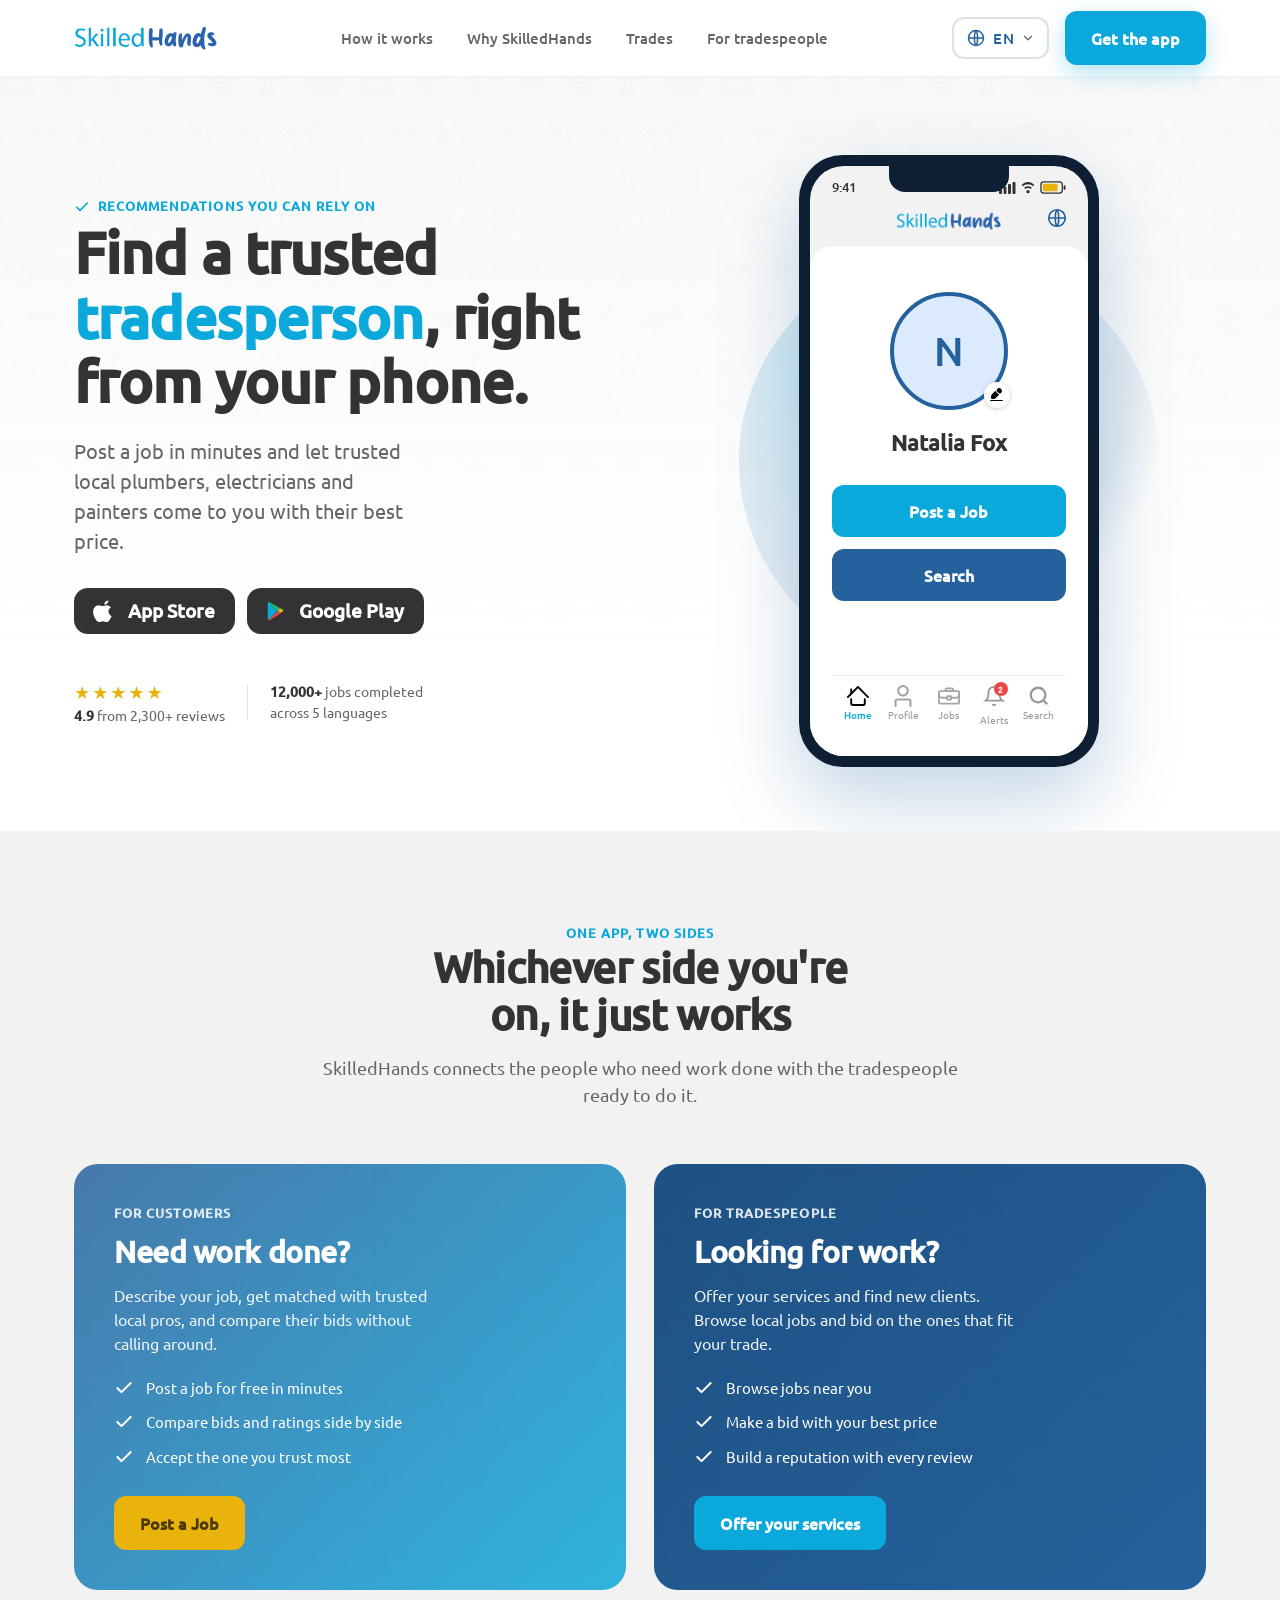
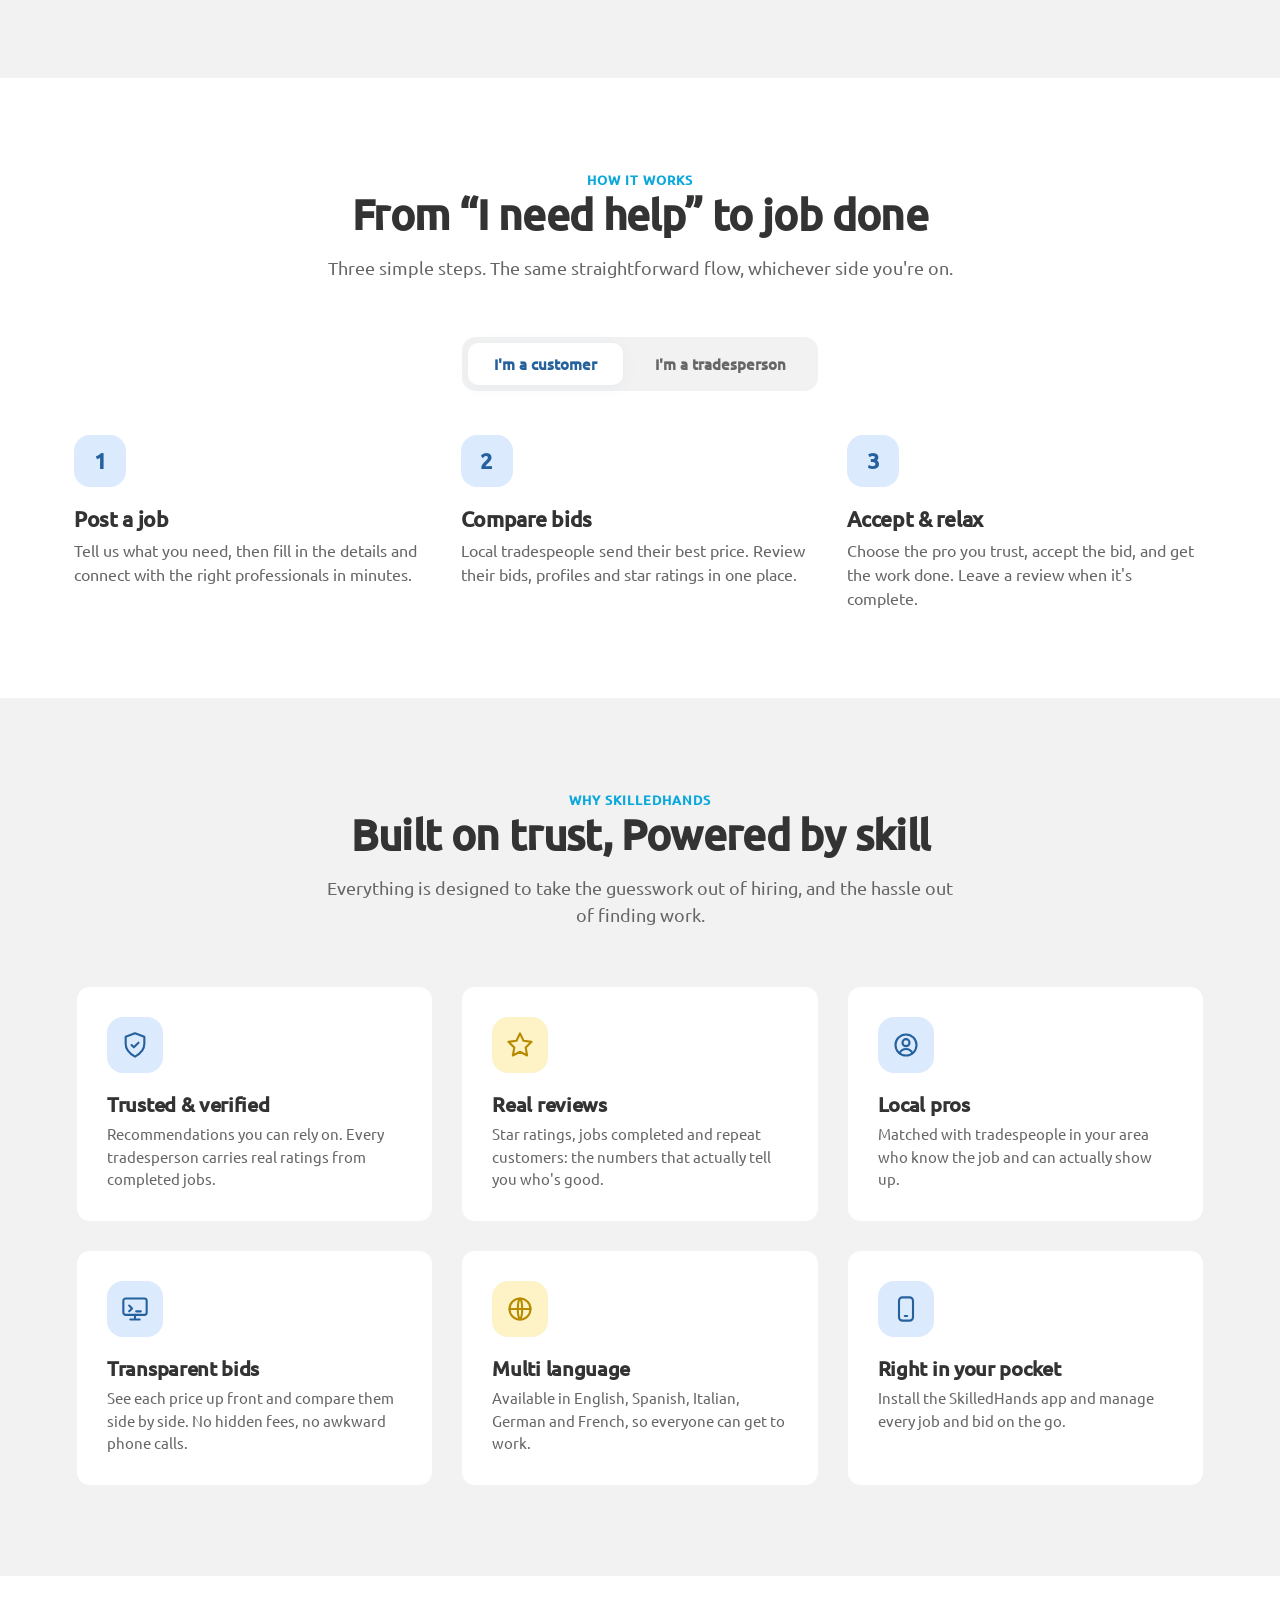
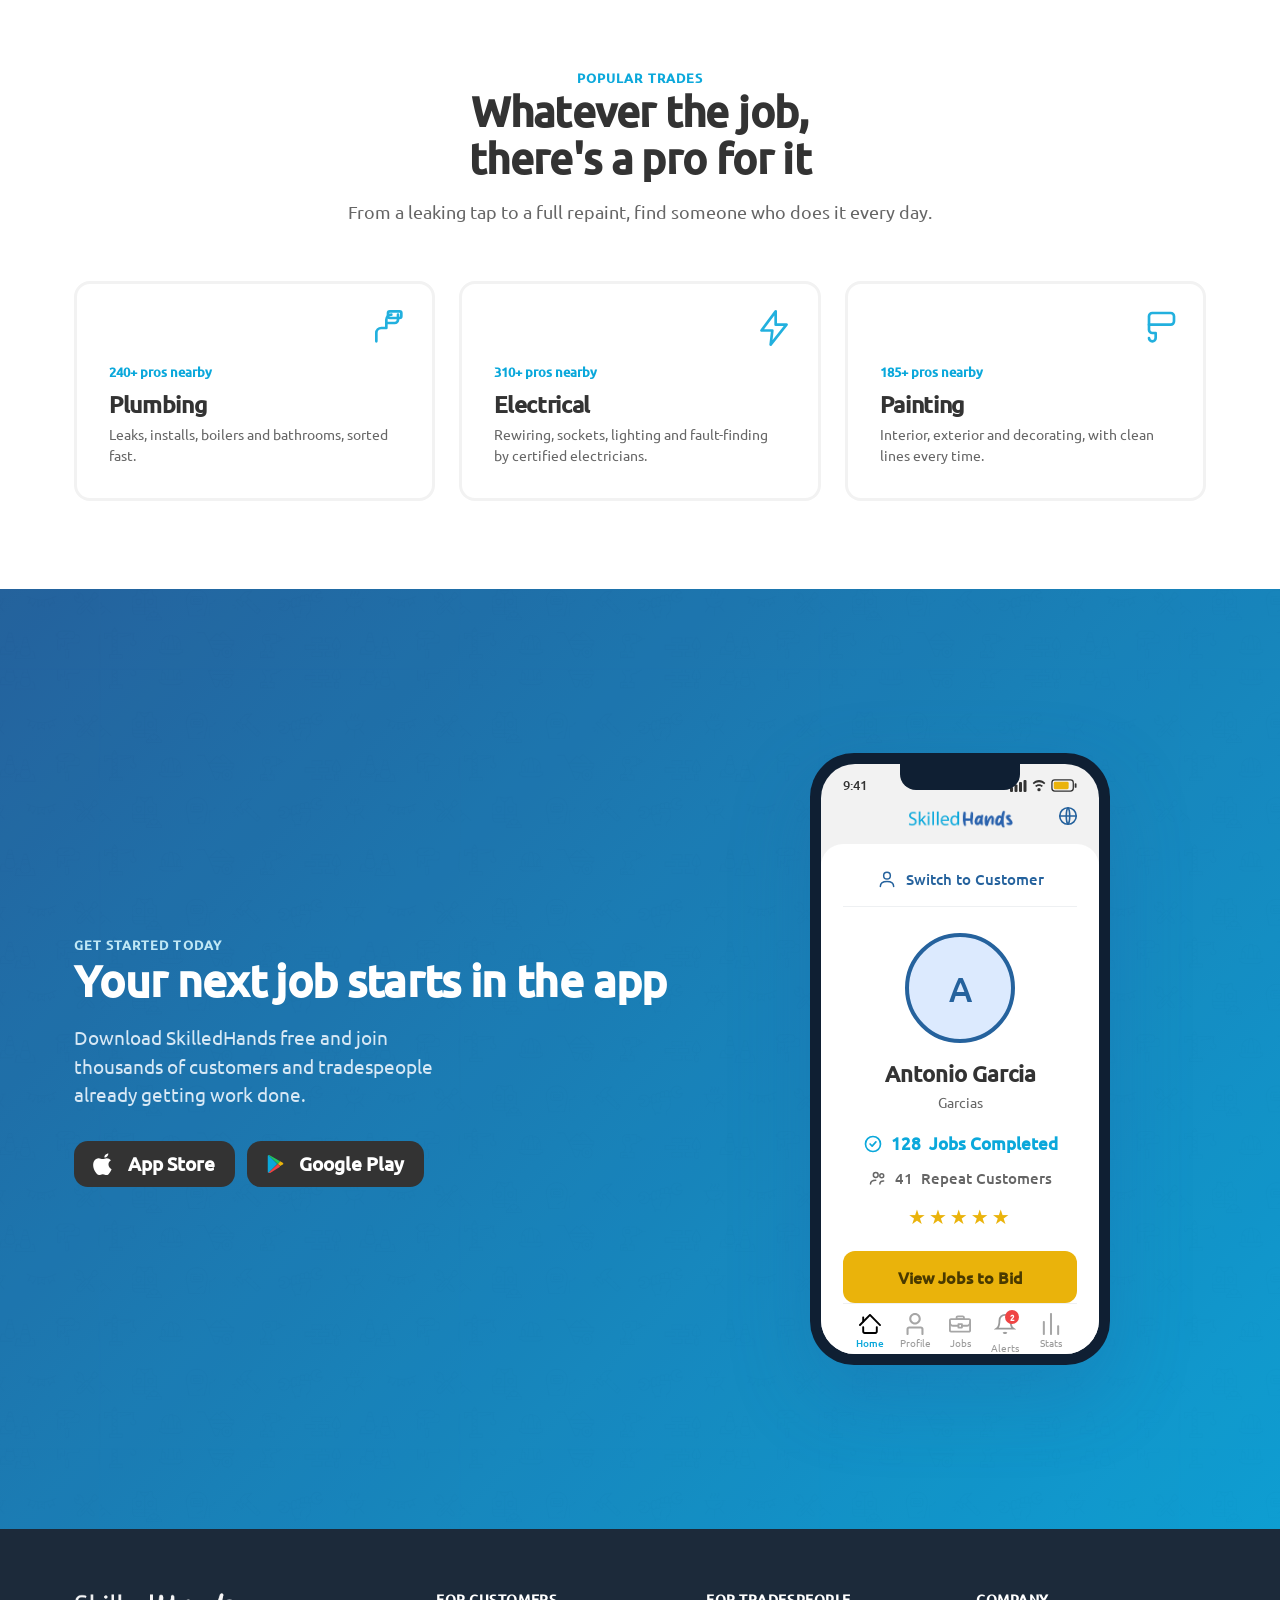
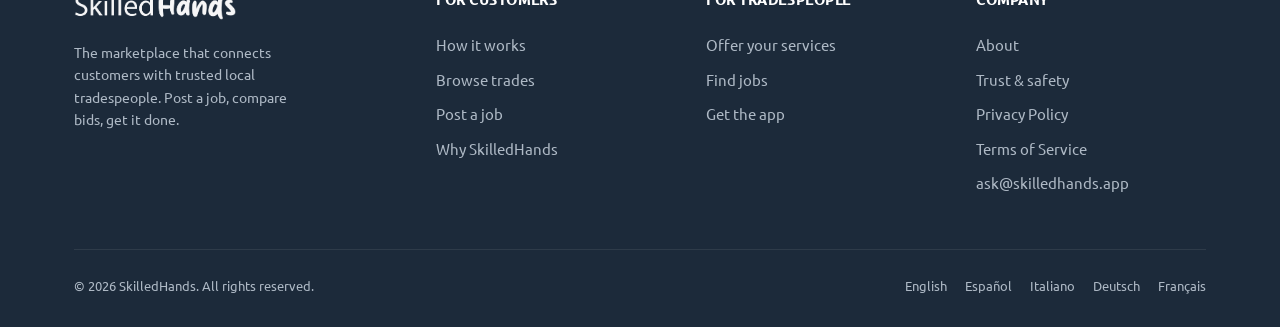
<file: index.html>
<!DOCTYPE html>
<html lang="en">
<head>
<meta charset="UTF-8" />
<meta name="viewport" content="width=device-width, initial-scale=1.0" />
<title>SkilledHands: Find a Trusted Tradesperson</title>
<link rel="icon" type="image/png" href="assets/logo-header.png" />
<link rel="stylesheet" href="styles.css" />
<script src="translations.js"></script>
</head>
<body>

<!-- ════ HEADER ════ -->
<header class="site-header">
  <div class="wrap">
    <a href="#top" aria-label="Skilled Hands home"><img class="logo" src="assets/logo-header.png" alt="Skilled Hands" /></a>
    <nav class="nav-links">
      <a href="#how" data-i18n="nav.how">How it works</a>
      <a href="#why" data-i18n="nav.why">Why SkilledHands</a>
      <a href="#trades" data-i18n="nav.trades">Trades</a>
      <a href="#trade-path" data-i18n="nav.forTrades">For tradespeople</a>
    </nav>
    <div class="header-cta">
      <div class="lang-switch">
        <button class="lang-trigger" aria-haspopup="listbox" aria-expanded="false" aria-label="Select language">
          <svg class="lang-globe" width="20" height="20" viewBox="0 0 24 24" fill="none" stroke="currentColor" stroke-width="1.8"><circle cx="12" cy="12" r="9"/><path d="M3 12h18M12 3c2.5 2.6 2.5 15.4 0 18M12 3c-2.5 2.6-2.5 15.4 0 18"/></svg>
          <span class="lang-current">EN</span>
          <svg class="lang-caret" width="14" height="14" viewBox="0 0 24 24" fill="none" stroke="currentColor" stroke-width="2.2" stroke-linecap="round" stroke-linejoin="round"><path d="m6 9 6 6 6-6"/></svg>
        </button>
        <ul class="lang-menu" role="listbox" aria-label="Language">
          <li role="option" data-code="EN" class="active"><span class="lang-code">EN</span><span class="lang-label">English</span></li>
          <li role="option" data-code="ES"><span class="lang-code">ES</span><span class="lang-label">Español</span></li>
          <li role="option" data-code="IT"><span class="lang-code">IT</span><span class="lang-label">Italiano</span></li>
          <li role="option" data-code="DE"><span class="lang-code">DE</span><span class="lang-label">Deutsch</span></li>
          <li role="option" data-code="FR"><span class="lang-code">FR</span><span class="lang-label">Français</span></li>
        </ul>
      </div>
      <a href="#download" class="btn btn-primary" data-i18n="nav.getApp">Get the app</a>
      <button class="menu-toggle" aria-label="Open menu">
        <svg width="26" height="26" viewBox="0 0 24 24" fill="none" stroke="currentColor" stroke-width="2.2" stroke-linecap="round"><path d="M3 6h18M3 12h18M3 18h18"/></svg>
      </button>
    </div>
  </div>
</header>

<!-- ════ HERO ════ -->
<section class="hero" id="top">
  <div class="wrap">
    <div class="hero-grid">
      <div class="hero-copy">
        <span class="eyebrow">
          <svg width="16" height="16" viewBox="0 0 24 24" fill="none" stroke="currentColor" stroke-width="2.4" stroke-linecap="round" stroke-linejoin="round"><path d="M20 6 9 17l-5-5"/></svg>
          <span data-i18n="hero.eyebrow">Recommendations you can rely on</span>
        </span>
        <h1 data-i18n-html="hero.h1">Find a trusted <span class="accent">tradesperson</span>, right from your phone.</h1>
        <p class="lede" data-i18n="hero.lede">Post a job in minutes and let trusted local plumbers, electricians and painters come to you with their best price.</p>
        <div class="hero-cta">
          <div class="store-row">
            <a href="https://apps.apple.com/us/app/skilled-hands/id6761584447" target="_blank" rel="noopener" class="store-badge" aria-label="Download on the App Store">
              <svg width="24" height="24" viewBox="0 0 24 24" fill="currentColor"><path d="M16.36 1.43c.05 1.06-.34 2.09-1.04 2.86-.71.79-1.86 1.4-2.96 1.31-.07-1.02.39-2.07 1.05-2.78.74-.81 1.99-1.39 2.95-1.39ZM19.6 17.2c-.5 1.15-.74 1.66-1.39 2.68-.9 1.42-2.17 3.19-3.75 3.2-1.4.01-1.76-.91-3.66-.9-1.9.01-2.3.92-3.7.9-1.58-.01-2.78-1.61-3.68-3.03C.83 16.06.57 11.4 2.13 8.92c1.1-1.76 2.85-2.79 4.49-2.79 1.67 0 2.72.92 4.1.92 1.34 0 2.16-.92 4.09-.92 1.46 0 3.01.8 4.11 2.17-3.61 1.98-3.02 7.14.58 8.9Z"/></svg>
              <span><span class="sb-small"></span><span class="sb-big">App Store</span></span>
            </a>
            <a href="https://play.google.com/store/apps/details?id=com.skilledhands.app" target="_blank" rel="noopener" class="store-badge" aria-label="Get it on Google Play">
              <svg width="22" height="22" viewBox="0 0 24 24" fill="none"><path d="M3.6 2.3 13.4 12 3.6 21.7c-.36-.2-.6-.6-.6-1.1V3.4c0-.5.24-.9.6-1.1Z" fill="#0ba8db"/><path d="m16.5 8.9 2.9 1.7c.8.5.8 1.6 0 2l-2.9 1.7L13.9 12l2.6-3.1Z" fill="#eab30b"/><path d="M3.6 2.3c.3-.17.67-.2 1.02 0l11.88 6.6L13.9 12 3.6 2.3Z" fill="#22c55e"/><path d="M3.6 21.7 13.9 12l2.6 3.1L5.62 21.7c-.35.2-.72.17-1.02 0Z" fill="#ef4444"/></svg>
              <span><span class="sb-small"></span><span class="sb-big">Google Play</span></span>
            </a>
          </div>
          <div class="hero-meta">
            <div>
              <div class="stars">★★★★★</div>
              <div class="meta-txt"><b>4.9</b> <span data-i18n="hero.reviews">from 2,300+ reviews</span></div>
            </div>
            <div class="divider"></div>
            <div class="meta-txt"><b>12,000+</b> <span data-i18n-html="hero.jobs">jobs completed<br/>across 5 languages</span></div>
          </div>
        </div>
      </div>

      <!-- Phone preview -->
      <div class="phone-stage">
        <div class="blob"></div>
        <div class="phone">
          <div class="phone-screen">
            <div class="phone-notch"></div>
            <div class="app-status">
              <span>9:41</span>
              <span class="sig">
                <svg width="17" height="12" viewBox="0 0 17 12" fill="currentColor"><rect x="0" y="7" width="3" height="5" rx="1"/><rect x="4.5" y="4.5" width="3" height="7.5" rx="1"/><rect x="9" y="2" width="3" height="10" rx="1"/><rect x="13.5" y="0" width="3" height="12" rx="1"/></svg>
                <svg width="16" height="12" viewBox="0 0 24 18" fill="currentColor"><path d="M12 3.5c3 0 5.7 1.1 7.8 3l1.7-1.9C18.9 1.3 15.6 0 12 0S5.1 1.3 2.5 4.6L4.2 6.5C6.3 4.6 9 3.5 12 3.5Z"/><path d="M12 9c1.6 0 3.1.6 4.2 1.6l1.7-1.9C16.4 7.1 14.3 6.3 12 6.3s-4.4.8-5.9 2.4l1.7 1.9C8.9 9.6 10.4 9 12 9Z"/><circle cx="12" cy="14.5" r="2.5"/></svg>
                <svg width="26" height="13" viewBox="0 0 28 14" fill="none"><rect x="1" y="1" width="23" height="12" rx="3" stroke="currentColor" stroke-width="1.4"/><rect x="3" y="3" width="16" height="8" rx="1.5" fill="var(--color-accent)"/><rect x="25.5" y="4.5" width="2" height="5" rx="1" fill="currentColor"/></svg>
              </span>
            </div>
            <div class="app-header">
              <img src="assets/logo-header.png" alt="Skilled Hands" />
              <span class="globe">
                <svg width="22" height="22" viewBox="0 0 24 24" fill="none" stroke="currentColor" stroke-width="1.8"><circle cx="12" cy="12" r="9"/><path d="M3 12h18M12 3c2.5 2.6 2.5 15.4 0 18M12 3c-2.5 2.6-2.5 15.4 0 18"/></svg>
              </span>
            </div>
            <div class="app-card">
              <div class="app-avatar-wrap">
                <div class="app-avatar">N</div>
                <span class="app-edit">
                  <img src="assets/icons/pencil-modify.svg" width="13" height="13" alt="Edit" />
                </span>
              </div>
              <div class="app-name">Natalia Fox</div>
              <div class="app-actions">
                <div class="app-btn sky" data-i18n="app.postJob">Post a Job</div>
                <div class="app-btn deep" data-i18n="app.search">Search</div>
              </div>
              <div class="app-nav">
                <span class="nav-item active"><img src="assets/icons/home_footbar_icon.svg" width="22" height="22" alt="" /><span class="nav-label" data-i18n="nav.tabHome">Home</span></span>
                <span class="nav-item"><img src="assets/icons/profile_footbar_icon.svg" width="22" height="22" alt="" /><span class="nav-label" data-i18n="nav.tabProfile">Profile</span></span>
                <span class="nav-item"><img src="assets/icons/job_footbar_icon.svg" width="22" height="22" alt="" /><span class="nav-label" data-i18n="nav.tabJobs">Jobs</span></span>
                <span class="nav-item"><span class="nav-bell"><svg width="22" height="22" viewBox="0 0 24 24" fill="none" stroke="currentColor" stroke-width="2"><path d="M18 8A6 6 0 0 0 6 8c0 7-3 9-3 9h18s-3-2-3-9"/><path d="M13.73 21a2 2 0 0 1-3.46 0"/></svg><i class="nav-dot">2</i></span><span class="nav-label" data-i18n="nav.tabAlerts">Alerts</span></span>
                <span class="nav-item"><svg width="22" height="22" viewBox="0 0 24 24" fill="none" stroke="currentColor" stroke-width="2.5"><circle cx="11" cy="11" r="8"/><path d="m21 21-4.35-4.35"/></svg><span class="nav-label" data-i18n="nav.tabSearch">Search</span></span>
              </div>
            </div>
          </div>
        </div>
      </div>
    </div>
  </div>
</section>

<!-- ════ SPLIT: two paths ════ -->
<section class="section split" id="trade-path">
  <div class="wrap">
    <div class="section-head reveal">
      <span class="eyebrow" data-i18n="split.eyebrow">One app, two sides</span>
      <h2 data-i18n="split.h2">Whichever side you're on, it just works</h2>
      <p data-i18n="split.sub">SkilledHands connects the people who need work done with the tradespeople ready to do it.</p>
    </div>
    <div class="split-grid">
      <div class="path-card customer reveal">
        <div class="bg" style="background-image:url('assets/customerBg.png')"></div>
        <span class="tag" data-i18n="split.custTag">For customers</span>
        <h3 data-i18n="split.custH">Need work done?</h3>
        <p data-i18n="split.custP">Describe your job, get matched with trusted local pros, and compare their bids without calling around.</p>
        <ul>
          <li>
            <svg width="20" height="20" viewBox="0 0 24 24" fill="none" stroke="currentColor" stroke-width="2.4" stroke-linecap="round" stroke-linejoin="round"><path d="M20 6 9 17l-5-5"/></svg>
            <span data-i18n="split.c1">Post a job for free in minutes</span>
          </li>
          <li>
            <svg width="20" height="20" viewBox="0 0 24 24" fill="none" stroke="currentColor" stroke-width="2.4" stroke-linecap="round" stroke-linejoin="round"><path d="M20 6 9 17l-5-5"/></svg>
            <span data-i18n="split.c2">Compare bids and ratings side by side</span>
          </li>
          <li>
            <svg width="20" height="20" viewBox="0 0 24 24" fill="none" stroke="currentColor" stroke-width="2.4" stroke-linecap="round" stroke-linejoin="round"><path d="M20 6 9 17l-5-5"/></svg>
            <span data-i18n="split.c3">Accept the one you trust most</span>
          </li>
        </ul>
        <div class="path-cta">
          <a href="#download" class="btn btn-accent" data-i18n="app.postJob">Post a Job</a>
        </div>
      </div>

      <div class="path-card trade reveal">
        <div class="bg" style="background-image:url('assets/tradepersonBg.png')"></div>
        <span class="tag" data-i18n="split.tradeTag">For tradespeople</span>
        <h3 data-i18n="split.tradeH">Looking for work?</h3>
        <p data-i18n="split.tradeP">Offer your services and find new clients. Browse local jobs and bid on the ones that fit your trade.</p>
        <ul>
          <li>
            <svg width="20" height="20" viewBox="0 0 24 24" fill="none" stroke="currentColor" stroke-width="2.4" stroke-linecap="round" stroke-linejoin="round"><path d="M20 6 9 17l-5-5"/></svg>
            <span data-i18n="split.t1">Browse jobs near you</span>
          </li>
          <li>
            <svg width="20" height="20" viewBox="0 0 24 24" fill="none" stroke="currentColor" stroke-width="2.4" stroke-linecap="round" stroke-linejoin="round"><path d="M20 6 9 17l-5-5"/></svg>
            <span data-i18n="split.t2">Make a bid with your best price</span>
          </li>
          <li>
            <svg width="20" height="20" viewBox="0 0 24 24" fill="none" stroke="currentColor" stroke-width="2.4" stroke-linecap="round" stroke-linejoin="round"><path d="M20 6 9 17l-5-5"/></svg>
            <span data-i18n="split.t3">Build a reputation with every review</span>
          </li>
        </ul>
        <div class="path-cta">
          <a href="#download" class="btn btn-primary" data-i18n="split.tradeCta">Offer your services</a>
        </div>
      </div>
    </div>
  </div>
</section>

<!-- ════ HOW IT WORKS ════ -->
<section class="section" id="how">
  <div class="wrap">
    <div class="section-head reveal">
      <span class="eyebrow" data-i18n="how.eyebrow">How it works</span>
      <h2 data-i18n="how.h2">From “I need help” to job done</h2>
      <p data-i18n="how.sub">Three simple steps. The same straightforward flow, whichever side you're on.</p>
    </div>
    <div class="tab-center reveal">
      <div class="tabs" role="tablist">
        <button class="active" data-tab="customer" role="tab" data-i18n="how.tabC">I'm a customer</button>
        <button data-tab="trade" role="tab" data-i18n="how.tabT">I'm a tradesperson</button>
      </div>
    </div>

    <div class="steps reveal" id="steps-customer">
      <div class="step">
        <div class="num">1</div>
        <h3 data-i18n="how.c1h">Post a job</h3>
        <p data-i18n="how.c1p">Tell us what you need, then fill in the details and connect with the right professionals in minutes.</p>
      </div>
      <div class="step">
        <div class="num">2</div>
        <h3 data-i18n="how.c2h">Compare bids</h3>
        <p data-i18n="how.c2p">Local tradespeople send their best price. Review their bids, profiles and star ratings in one place.</p>
      </div>
      <div class="step">
        <div class="num">3</div>
        <h3 data-i18n="how.c3h">Accept &amp; relax</h3>
        <p data-i18n="how.c3p">Choose the pro you trust, accept the bid, and get the work done. Leave a review when it's complete.</p>
      </div>
    </div>

    <div class="steps reveal" id="steps-trade" style="display:none">
      <div class="step">
        <div class="num">1</div>
        <h3 data-i18n="how.t1h">Set up your profile</h3>
        <p data-i18n="how.t1p">Add your trade, specializations and business name so customers know exactly who they're hiring.</p>
      </div>
      <div class="step">
        <div class="num">2</div>
        <h3 data-i18n="how.t2h">Browse &amp; bid</h3>
        <p data-i18n="how.t2p">Find jobs near you that match your trade, then make a bid with your price and a short message.</p>
      </div>
      <div class="step">
        <div class="num">3</div>
        <h3 data-i18n="how.t3h">Win the work</h3>
        <p data-i18n="how.t3p">Get accepted, do great work, and grow your rating and repeat customers with every completed job.</p>
      </div>
    </div>
  </div>
</section>

<!-- ════ WHY ════ -->
<section class="section features" id="why">
  <div class="wrap">
    <div class="section-head reveal">
      <span class="eyebrow" data-i18n="why.eyebrow">WHY SKILLEDHANDS</span>
      <h2 data-i18n="why.h2">Built on trust, Powered by skill</h2>
      <p data-i18n="why.sub">Everything is designed to take the guesswork out of hiring, and the hassle out of finding work.</p>
    </div>
    <div class="feat-grid">
      <div class="feat-card reveal">
        <div class="feat-icon">
          <svg width="28" height="28" viewBox="0 0 24 24" fill="none" stroke="currentColor" stroke-width="1.8" stroke-linecap="round" stroke-linejoin="round"><path d="M12 2 4 5v6c0 5 3.4 8.5 8 11 4.6-2.5 8-6 8-11V5l-8-3Z"/><path d="m9 12 2 2 4-4"/></svg>
        </div>
        <h3 data-i18n="why.f1h">Trusted &amp; verified</h3>
        <p data-i18n="why.f1p">Recommendations you can rely on. Every tradesperson carries real ratings from completed jobs.</p>
      </div>
      <div class="feat-card reveal">
        <div class="feat-icon yellow">
          <svg width="28" height="28" viewBox="0 0 24 24" fill="none" stroke="currentColor" stroke-width="1.8" stroke-linecap="round" stroke-linejoin="round"><path d="m12 2 3 6.3 6.9 1-5 4.9 1.2 6.8L12 17.8 5.9 21l1.2-6.8-5-4.9 6.9-1L12 2Z"/></svg>
        </div>
        <h3 data-i18n="why.f2h">Real reviews</h3>
        <p data-i18n="why.f2p">Star ratings, jobs completed and repeat customers: the numbers that actually tell you who's good.</p>
      </div>
      <div class="feat-card reveal">
        <div class="feat-icon">
          <svg width="28" height="28" viewBox="0 0 24 24" fill="none" stroke="currentColor" stroke-width="1.8" stroke-linecap="round" stroke-linejoin="round"><circle cx="12" cy="12" r="9"/><circle cx="12" cy="10" r="3"/><path d="M6.5 19a6 6 0 0 1 11 0"/></svg>
        </div>
        <h3 data-i18n="why.f3h">Local pros</h3>
        <p data-i18n="why.f3p">Matched with tradespeople in your area who know the job and can actually show up.</p>
      </div>
      <div class="feat-card reveal">
        <div class="feat-icon">
          <svg width="28" height="28" viewBox="0 0 24 24" fill="none" stroke="currentColor" stroke-width="1.8" stroke-linecap="round" stroke-linejoin="round"><rect x="2" y="3" width="20" height="14" rx="2"/><path d="M8 21h8M12 17v4"/><path d="m7 9 2.5 2.5L7 14M13 14h4"/></svg>
        </div>
        <h3 data-i18n="why.f4h">Transparent bids</h3>
        <p data-i18n="why.f4p">See each price up front and compare them side by side. No hidden fees, no awkward phone calls.</p>
      </div>
      <div class="feat-card reveal">
        <div class="feat-icon yellow">
          <svg width="28" height="28" viewBox="0 0 24 24" fill="none" stroke="currentColor" stroke-width="1.8" stroke-linecap="round" stroke-linejoin="round"><circle cx="12" cy="12" r="9"/><path d="M3 12h18M12 3c2.5 2.6 2.5 15.4 0 18M12 3c-2.5 2.6-2.5 15.4 0 18"/></svg>
        </div>
        <h3 data-i18n="why.f5h">Multi language</h3>
        <p data-i18n="why.f5p">Available in English, Spanish, Italian, German and French, so everyone can get to work.</p>
      </div>
      <div class="feat-card reveal">
        <div class="feat-icon">
          <svg width="28" height="28" viewBox="0 0 24 24" fill="none" stroke="currentColor" stroke-width="1.8" stroke-linecap="round" stroke-linejoin="round"><rect x="6" y="2" width="12" height="20" rx="3"/><path d="M11 18h2"/></svg>
        </div>
        <h3 data-i18n="why.f6h">Right in your pocket</h3>
        <p data-i18n="why.f6p">Install the SkilledHands app and manage every job and bid on the go.</p>
      </div>
    </div>
  </div>
</section>

<!-- ════ TRADES ════ -->
<section class="section" id="trades">
  <div class="wrap">
    <div class="section-head reveal">
      <span class="eyebrow" data-i18n="tr.eyebrow">Popular trades</span>
      <h2 data-i18n="tr.h2">Whatever the job, there's a pro for it</h2>
      <p data-i18n="tr.sub">From a leaking tap to a full repaint, find someone who does it every day.</p>
    </div>
    <div class="trade-grid">
      <div class="trade-card reveal">
        <span class="t-icon">
          <svg width="40" height="40" viewBox="0 0 24 24" fill="none" stroke="currentColor" stroke-width="1.6" stroke-linecap="round" stroke-linejoin="round"><path d="M14 4a3 3 0 0 0-3 3v5H8a3 3 0 0 0-3 3v5"/><path d="M11 9h5a2 2 0 0 0 2-2V4"/><rect x="12" y="2" width="8" height="4" rx="1"/></svg>
        </span>
        <div class="count">240+ <span data-i18n="tr.nearby">pros nearby</span></div>
        <h3 data-i18n="tr.p">Plumbing</h3>
        <p data-i18n="tr.pp">Leaks, installs, boilers and bathrooms, sorted fast.</p>
      </div>
      <div class="trade-card reveal">
        <span class="t-icon">
          <svg width="40" height="40" viewBox="0 0 24 24" fill="none" stroke="currentColor" stroke-width="1.6" stroke-linecap="round" stroke-linejoin="round"><path d="M13 2 4.5 13.5H11l-1 8.5L19.5 10H13l0-8Z"/></svg>
        </span>
        <div class="count">310+ <span data-i18n="tr.nearby">pros nearby</span></div>
        <h3 data-i18n="tr.e">Electrical</h3>
        <p data-i18n="tr.ep">Rewiring, sockets, lighting and fault-finding by certified electricians.</p>
      </div>
      <div class="trade-card reveal">
        <span class="t-icon">
          <svg width="40" height="40" viewBox="0 0 24 24" fill="none" stroke="currentColor" stroke-width="1.6" stroke-linecap="round" stroke-linejoin="round"><path d="M19 3H8a2 2 0 0 0-2 2v5h13a2 2 0 0 0 2-2V5a2 2 0 0 0-2-2Z"/><path d="M6 10v3a2 2 0 0 0 2 2h2v3a2 2 0 0 1-2 2 2 2 0 0 1-2-2"/></svg>
        </span>
        <div class="count">185+ <span data-i18n="tr.nearby">pros nearby</span></div>
        <h3 data-i18n="tr.a">Painting</h3>
        <p data-i18n="tr.ap">Interior, exterior and decorating, with clean lines every time.</p>
      </div>
    </div>
  </div>
</section>

<!-- ════ DOWNLOAD ════ -->
<section class="section download" id="download">
  <div class="wrap">
    <div class="download-grid">
      <div class="download-copy reveal">
        <span class="eyebrow on-dark" data-i18n="dl.eyebrow">Get started today</span>
        <h2 data-i18n="dl.h2">Your next job starts in the app</h2>
        <p data-i18n="dl.sub">Download SkilledHands free and join thousands of customers and tradespeople already getting work done.</p>
        <div class="store-row download-cta">
          <a href="https://apps.apple.com/us/app/skilled-hands/id6761584447" target="_blank" rel="noopener" class="store-badge" aria-label="Download on the App Store">
            <svg width="24" height="24" viewBox="0 0 24 24" fill="currentColor"><path d="M16.36 1.43c.05 1.06-.34 2.09-1.04 2.86-.71.79-1.86 1.4-2.96 1.31-.07-1.02.39-2.07 1.05-2.78.74-.81 1.99-1.39 2.95-1.39ZM19.6 17.2c-.5 1.15-.74 1.66-1.39 2.68-.9 1.42-2.17 3.19-3.75 3.2-1.4.01-1.76-.91-3.66-.9-1.9.01-2.3.92-3.7.9-1.58-.01-2.78-1.61-3.68-3.03C.83 16.06.57 11.4 2.13 8.92c1.1-1.76 2.85-2.79 4.49-2.79 1.67 0 2.72.92 4.1.92 1.34 0 2.16-.92 4.09-.92 1.46 0 3.01.8 4.11 2.17-3.61 1.98-3.02 7.14.58 8.9Z"/></svg>
            <span><span class="sb-small"></span><span class="sb-big">App Store</span></span>
          </a>
          <a href="https://play.google.com/store/apps/details?id=com.skilledhands.app" target="_blank" rel="noopener" class="store-badge" aria-label="Get it on Google Play">
            <svg width="22" height="22" viewBox="0 0 24 24" fill="none"><path d="M3.6 2.3 13.4 12 3.6 21.7c-.36-.2-.6-.6-.6-1.1V3.4c0-.5.24-.9.6-1.1Z" fill="#0ba8db"/><path d="m16.5 8.9 2.9 1.7c.8.5.8 1.6 0 2l-2.9 1.7L13.9 12l2.6-3.1Z" fill="#eab30b"/><path d="M3.6 2.3c.3-.17.67-.2 1.02 0l11.88 6.6L13.9 12 3.6 2.3Z" fill="#22c55e"/><path d="M3.6 21.7 13.9 12l2.6 3.1L5.62 21.7c-.35.2-.72.17-1.02 0Z" fill="#ef4444"/></svg>
            <span><span class="sb-small"></span><span class="sb-big">Google Play</span></span>
          </a>
        </div>
      </div>

      <!-- Tradesperson screen -->
      <div class="phone-stage reveal">
        <div class="phone">
          <div class="phone-screen">
            <div class="phone-notch"></div>
            <div class="app-status">
              <span>9:41</span>
              <span class="sig">
                <svg width="17" height="12" viewBox="0 0 17 12" fill="currentColor"><rect x="0" y="7" width="3" height="5" rx="1"/><rect x="4.5" y="4.5" width="3" height="7.5" rx="1"/><rect x="9" y="2" width="3" height="10" rx="1"/><rect x="13.5" y="0" width="3" height="12" rx="1"/></svg>
                <svg width="16" height="12" viewBox="0 0 24 18" fill="currentColor"><path d="M12 3.5c3 0 5.7 1.1 7.8 3l1.7-1.9C18.9 1.3 15.6 0 12 0S5.1 1.3 2.5 4.6L4.2 6.5C6.3 4.6 9 3.5 12 3.5Z"/><path d="M12 9c1.6 0 3.1.6 4.2 1.6l1.7-1.9C16.4 7.1 14.3 6.3 12 6.3s-4.4.8-5.9 2.4l1.7 1.9C8.9 9.6 10.4 9 12 9Z"/><circle cx="12" cy="14.5" r="2.5"/></svg>
                <svg width="26" height="13" viewBox="0 0 28 14" fill="none"><rect x="1" y="1" width="23" height="12" rx="3" stroke="currentColor" stroke-width="1.4"/><rect x="3" y="3" width="16" height="8" rx="1.5" fill="var(--color-accent)"/><rect x="25.5" y="4.5" width="2" height="5" rx="1" fill="currentColor"/></svg>
              </span>
            </div>
            <div class="app-header">
              <img src="assets/logo-header.png" alt="Skilled Hands" />
              <span class="globe">
                <svg width="22" height="22" viewBox="0 0 24 24" fill="none" stroke="currentColor" stroke-width="1.8"><circle cx="12" cy="12" r="9"/><path d="M3 12h18M12 3c2.5 2.6 2.5 15.4 0 18M12 3c-2.5 2.6-2.5 15.4 0 18"/></svg>
              </span>
            </div>
            <div class="app-card">
              <div class="app-switch">
                <svg width="20" height="20" viewBox="0 0 24 24" fill="none" stroke="currentColor" stroke-width="1.8" stroke-linecap="round" stroke-linejoin="round"><circle cx="12" cy="8" r="4"/><path d="M4 21c0-4 3.6-6 8-6s8 2 8 6"/></svg>
                <span data-i18n="app.switchCust">Switch to Customer</span>
              </div>
              <div class="app-avatar">A</div>
              <div class="app-name">Antonio Garcia</div>
              <div class="app-sub">Garcias</div>
              <div style="text-align:center; margin-top:18px; display:flex; flex-direction:column; gap:10px;">
                <div style="color:var(--color-secondary); font-weight:700; font-size:17px; display:flex; align-items:center; justify-content:center; gap:8px;">
                  <svg width="20" height="20" viewBox="0 0 24 24" fill="none" stroke="currentColor" stroke-width="2" stroke-linecap="round" stroke-linejoin="round"><circle cx="12" cy="12" r="9"/><path d="m8.5 12 2.5 2.5 4.5-5"/></svg>
                  128 <span data-i18n="app.jobsDone">Jobs Completed</span>
                </div>
                <div style="color:var(--color-muted); font-weight:500; font-size:15px; display:flex; align-items:center; justify-content:center; gap:8px;">
                  <svg width="18" height="18" viewBox="0 0 24 24" fill="none" stroke="currentColor" stroke-width="2" stroke-linecap="round" stroke-linejoin="round"><circle cx="9" cy="8" r="3.2"/><path d="M2 20c0-3.3 3-5 7-5"/><circle cx="17" cy="9" r="2.6"/><path d="M14.5 20c0-2.8 2-4.2 5-4"/></svg>
                  41 <span data-i18n="app.repeat">Repeat Customers</span>
                </div>
                <div style="color:var(--color-accent); letter-spacing:3px; font-size:20px; margin-top:2px;">★★★★★</div>
              </div>
              <div style="margin-top:20px;">
                <div class="app-btn" style="background:var(--color-accent); color:#4a3a00;" data-i18n="app.viewJobs">View Jobs to Bid</div>
              </div>
              <div class="app-nav">
                <span class="nav-item active"><img src="assets/icons/home_footbar_icon.svg" width="22" height="22" alt="" /><span class="nav-label" data-i18n="nav.tabHome">Home</span></span>
                <span class="nav-item"><img src="assets/icons/profile_footbar_icon.svg" width="22" height="22" alt="" /><span class="nav-label" data-i18n="nav.tabProfile">Profile</span></span>
                <span class="nav-item"><img src="assets/icons/job_footbar_icon.svg" width="22" height="22" alt="" /><span class="nav-label" data-i18n="nav.tabJobs">Jobs</span></span>
                <span class="nav-item"><span class="nav-bell"><svg width="22" height="22" viewBox="0 0 24 24" fill="none" stroke="currentColor" stroke-width="2"><path d="M18 8A6 6 0 0 0 6 8c0 7-3 9-3 9h18s-3-2-3-9"/><path d="M13.73 21a2 2 0 0 1-3.46 0"/></svg><i class="nav-dot">2</i></span><span class="nav-label" data-i18n="nav.tabAlerts">Alerts</span></span>
                <span class="nav-item"><img src="assets/icons/stats_footbar_icon.svg" width="22" height="22" alt="" /><span class="nav-label" data-i18n="nav.tabStats">Stats</span></span>
              </div>
            </div>
          </div>
        </div>
      </div>
    </div>
  </div>
</section>

<!-- ════ FOOTER ════ -->
<footer class="site-footer">
  <div class="wrap">
    <div class="footer-grid">
      <div class="footer-brand">
        <img src="assets/logo-header.png" alt="Skilled Hands" />
        <p data-i18n="ft.blurb">The marketplace that connects customers with trusted local tradespeople. Post a job, compare bids, get it done.</p>
      </div>
      <div class="footer-col">
        <h4 data-i18n="split.custTag">For customers</h4>
        <a href="#how" data-i18n="nav.how">How it works</a>
        <a href="#trades" data-i18n="ft.browse">Browse trades</a>
        <a href="#download" data-i18n="how.c1h">Post a job</a>
        <a href="#why" data-i18n="nav.why">Why SkilledHands</a>
      </div>
      <div class="footer-col">
        <h4 data-i18n="split.tradeTag">For tradespeople</h4>
        <a href="#trade-path" data-i18n="split.tradeCta">Offer your services</a>
        <a href="#how" data-i18n="ft.findJobs">Find jobs</a>
        <a href="#download" data-i18n="nav.getApp">Get the app</a>
      </div>
      <div class="footer-col">
        <h4 data-i18n="ft.company">Company</h4>
        <a href="#" data-i18n="ft.about">About</a>
        <a href="#" data-i18n="ft.trust">Trust &amp; safety</a>
        <a href="/privacy" data-i18n="ft.privacy">Privacy Policy</a>
        <a href="/terms" data-i18n="ft.terms">Terms of Service</a>
        <a href="mailto:ask@skilledhands.app">ask@skilledhands.app</a>
      </div>
    </div>
    <div class="footer-bottom">
      <span>© 2026 SkilledHands. <span data-i18n="ft.rights">All rights reserved.</span></span>
      <span class="langs">
        <a href="#" data-lang="EN">English</a>
        <a href="#" data-lang="ES">Español</a>
        <a href="#" data-lang="IT">Italiano</a>
        <a href="#" data-lang="DE">Deutsch</a>
        <a href="#" data-lang="FR">Français</a>
      </span>
    </div>
  </div>
</footer>

<script src="translations.js"></script>
<script>
  document.documentElement.classList.add('js');
  // Reveal on scroll — with robust fallbacks so content never stays hidden
  const revealEls = Array.from(document.querySelectorAll('.reveal'));
  const showEl = (el) => el.classList.add('in');
  const revealInView = () => {
    const vh = window.innerHeight || document.documentElement.clientHeight;
    revealEls.forEach((el) => {
      if (el.classList.contains('in')) return;
      const r = el.getBoundingClientRect();
      if (r.top < vh * 0.92 && r.bottom > 0) showEl(el);
    });
  };
  let io = null;
  if ('IntersectionObserver' in window) {
    io = new IntersectionObserver((entries) => {
      entries.forEach((e) => { if (e.isIntersecting) { showEl(e.target); io.unobserve(e.target); } });
    }, { threshold: 0.12 });
    revealEls.forEach((el) => io.observe(el));
  }
  // Immediate pass for above-the-fold, then on scroll/resize, plus a safety net.
  revealInView();
  requestAnimationFrame(revealInView);
  window.addEventListener('scroll', revealInView, { passive: true });
  window.addEventListener('resize', revealInView);
  setTimeout(() => revealEls.forEach(showEl), 1400);

  // How-it-works tabs
  const tabBtns = document.querySelectorAll('.tabs button');
  const stepsCustomer = document.getElementById('steps-customer');
  const stepsTrade = document.getElementById('steps-trade');
  tabBtns.forEach((btn) => {
    btn.addEventListener('click', () => {
      tabBtns.forEach((b) => b.classList.remove('active'));
      btn.classList.add('active');
      const isCustomer = btn.dataset.tab === 'customer';
      stepsCustomer.style.display = isCustomer ? 'grid' : 'none';
      stepsTrade.style.display = isCustomer ? 'none' : 'grid';
    });
  });

  // Language switcher
  const langSwitch = document.querySelector('.lang-switch');
  const langTrigger = langSwitch.querySelector('.lang-trigger');
  const langCurrent = langSwitch.querySelector('.lang-current');
  const langMenu = langSwitch.querySelector('.lang-menu');

  // Snapshot each element's authored English on the element itself, so two nodes
  // sharing a key can never overwrite one another.
  document.querySelectorAll('[data-i18n]').forEach((el) => { el._en = el.textContent; });
  document.querySelectorAll('[data-i18n-html]').forEach((el) => { el._en = el.innerHTML; });
  const LOCALE = { EN: 'en', ES: 'es', IT: 'it', DE: 'de', FR: 'fr' };

  function applyLang(code) {
    const dict = (window.SH_I18N || {})[code];
    document.querySelectorAll('[data-i18n]').forEach((el) => {
      const v = dict && dict[el.dataset.i18n];
      el.textContent = v !== undefined && v !== null ? v : el._en;
    });
    document.querySelectorAll('[data-i18n-html]').forEach((el) => {
      const v = dict && dict[el.dataset.i18nHtml];
      el.innerHTML = v !== undefined && v !== null ? v : el._en;
    });
    langCurrent.textContent = code;
    document.documentElement.lang = LOCALE[code] || 'en';
    langMenu.querySelectorAll('li').forEach((o) => {
      const on = o.dataset.code === code;
      o.classList.toggle('active', on);
      o.setAttribute('aria-selected', String(on));
    });
    try { localStorage.setItem('sh-lang', code); } catch (e) {}
  }

  const closeLang = () => { langSwitch.classList.remove('open'); langTrigger.setAttribute('aria-expanded', 'false'); };
  langTrigger.addEventListener('click', (e) => {
    e.stopPropagation();
    const open = langSwitch.classList.toggle('open');
    langTrigger.setAttribute('aria-expanded', String(open));
  });
  langMenu.querySelectorAll('li').forEach((li) => {
    li.addEventListener('click', () => { applyLang(li.dataset.code); closeLang(); });
  });
  document.addEventListener('click', (e) => { if (!langSwitch.contains(e.target)) closeLang(); });
  document.addEventListener('keydown', (e) => { if (e.key === 'Escape') closeLang(); });

  document.querySelectorAll('.langs [data-lang]').forEach((a) => {
    a.addEventListener('click', (e) => { e.preventDefault(); applyLang(a.dataset.lang); });
  });

  // Restore last choice, else follow the browser language when we support it.
  let initial = null;
  try { initial = localStorage.getItem('sh-lang'); } catch (e) {}
  if (!initial) {
    const nav = (navigator.language || 'en').slice(0, 2).toLowerCase();
    const match = Object.keys(LOCALE).find((c) => LOCALE[c] === nav);
    initial = match || 'EN';
  }
  if (initial && initial !== 'EN') applyLang(initial);
</script>

</body>
</html>
</file>
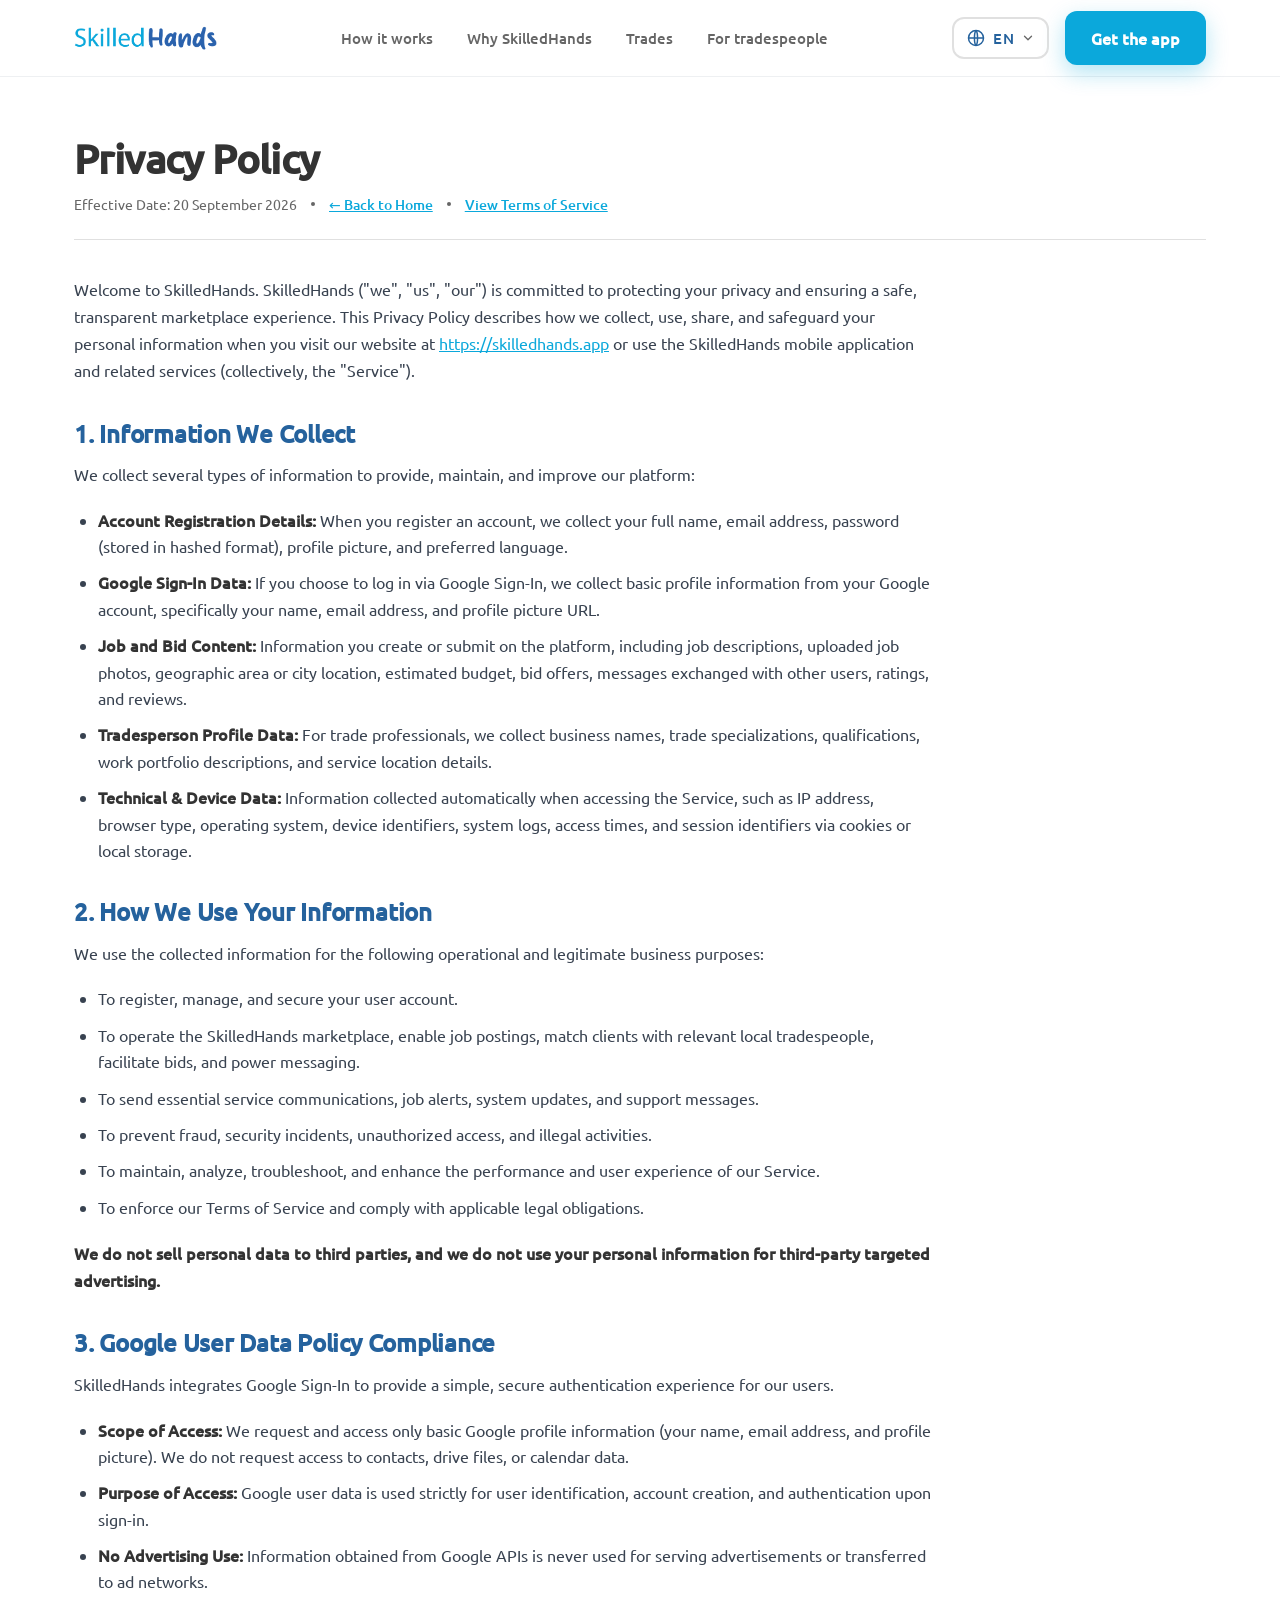
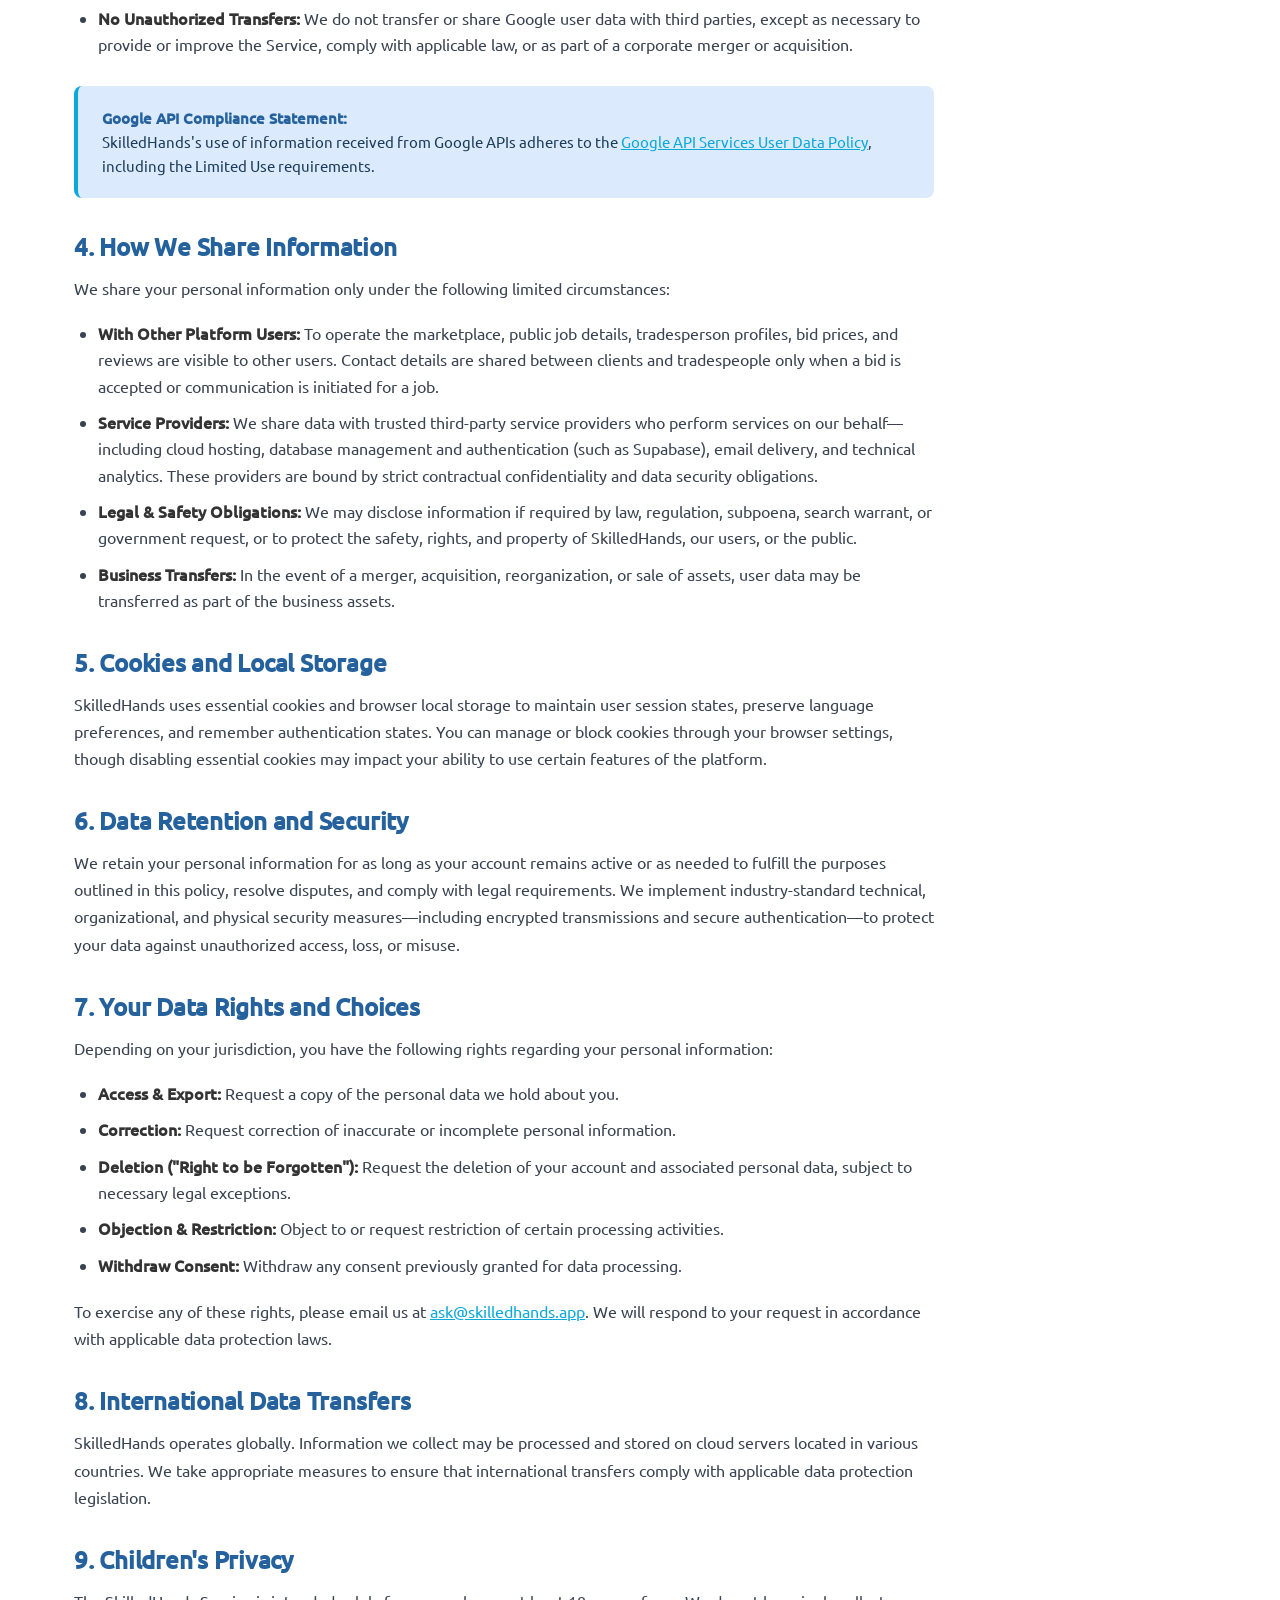
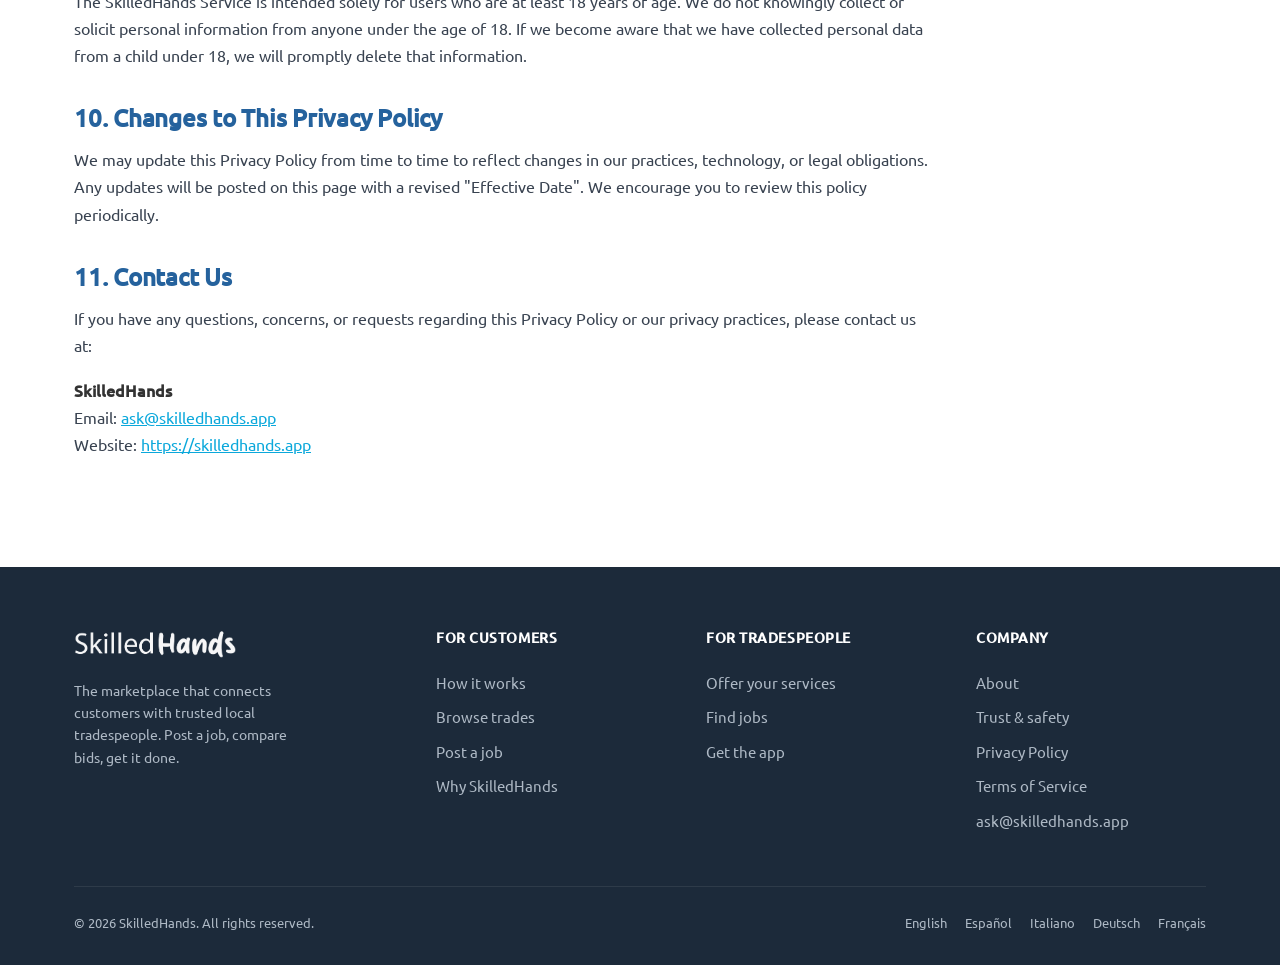
<file: privacy.html>
<!DOCTYPE html>
<html lang="en">
<head>
<meta charset="UTF-8" />
<meta name="viewport" content="width=device-width, initial-scale=1.0" />
<title>Privacy Policy — SkilledHands</title>
<meta name="description" content="SkilledHands Privacy Policy. Learn how we collect, use, protect, and handle your personal and Google user data." />
<link rel="icon" type="image/png" href="assets/logo-header.png" />
<link rel="stylesheet" href="styles.css" />
<script src="translations.js"></script>
</head>
<body>

<!-- ════ HEADER ════ -->
<header class="site-header">
  <div class="wrap">
    <a href="/" aria-label="Skilled Hands home"><img class="logo" src="assets/logo-header.png" alt="Skilled Hands" /></a>
    <nav class="nav-links">
      <a href="/#how" data-i18n="nav.how">How it works</a>
      <a href="/#why" data-i18n="nav.why">Why SkilledHands</a>
      <a href="/#trades" data-i18n="nav.trades">Trades</a>
      <a href="/#trade-path" data-i18n="nav.forTrades">For tradespeople</a>
    </nav>
    <div class="header-cta">
      <div class="lang-switch">
        <button class="lang-trigger" aria-haspopup="listbox" aria-expanded="false" aria-label="Select language">
          <svg class="lang-globe" width="20" height="20" viewBox="0 0 24 24" fill="none" stroke="currentColor" stroke-width="1.8"><circle cx="12" cy="12" r="9"/><path d="M3 12h18M12 3c2.5 2.6 2.5 15.4 0 18M12 3c-2.5 2.6-2.5 15.4 0 18"/></svg>
          <span class="lang-current">EN</span>
          <svg class="lang-caret" width="14" height="14" viewBox="0 0 24 24" fill="none" stroke="currentColor" stroke-width="2.2" stroke-linecap="round" stroke-linejoin="round"><path d="m6 9 6 6 6-6"/></svg>
        </button>
        <ul class="lang-menu" role="listbox" aria-label="Language">
          <li role="option" data-code="EN" class="active"><span class="lang-code">EN</span><span class="lang-label">English</span></li>
          <li role="option" data-code="ES"><span class="lang-code">ES</span><span class="lang-label">Español</span></li>
          <li role="option" data-code="IT"><span class="lang-code">IT</span><span class="lang-label">Italiano</span></li>
          <li role="option" data-code="DE"><span class="lang-code">DE</span><span class="lang-label">Deutsch</span></li>
          <li role="option" data-code="FR"><span class="lang-code">FR</span><span class="lang-label">Français</span></li>
        </ul>
      </div>
      <a href="/#download" class="btn btn-primary" data-i18n="nav.getApp">Get the app</a>
      <button class="menu-toggle" aria-label="Open menu">
        <svg width="26" height="26" viewBox="0 0 24 24" fill="none" stroke="currentColor" stroke-width="2.2" stroke-linecap="round"><path d="M3 6h18M3 12h18M3 18h18"/></svg>
      </button>
    </div>
  </div>
</header>

<!-- ════ MAIN LEGAL CONTENT ════ -->
<main class="legal-page">
  <div class="wrap">
    <div class="legal-header">
      <h1>Privacy Policy</h1>
      <div class="legal-meta">
        <span>Effective Date: 20 September 2026</span>
        <span class="dot"></span>
        <a href="/">← Back to Home</a>
        <span class="dot"></span>
        <a href="/terms">View Terms of Service</a>
      </div>
    </div>

    <div class="legal-body">
      <p>Welcome to SkilledHands. SkilledHands ("we", "us", "our") is committed to protecting your privacy and ensuring a safe, transparent marketplace experience. This Privacy Policy describes how we collect, use, share, and safeguard your personal information when you visit our website at <a href="https://skilledhands.app">https://skilledhands.app</a> or use the SkilledHands mobile application and related services (collectively, the "Service").</p>

      <h2>1. Information We Collect</h2>
      <p>We collect several types of information to provide, maintain, and improve our platform:</p>
      <ul>
        <li><strong>Account Registration Details:</strong> When you register an account, we collect your full name, email address, password (stored in hashed format), profile picture, and preferred language.</li>
        <li><strong>Google Sign-In Data:</strong> If you choose to log in via Google Sign-In, we collect basic profile information from your Google account, specifically your name, email address, and profile picture URL.</li>
        <li><strong>Job and Bid Content:</strong> Information you create or submit on the platform, including job descriptions, uploaded job photos, geographic area or city location, estimated budget, bid offers, messages exchanged with other users, ratings, and reviews.</li>
        <li><strong>Tradesperson Profile Data:</strong> For trade professionals, we collect business names, trade specializations, qualifications, work portfolio descriptions, and service location details.</li>
        <li><strong>Technical &amp; Device Data:</strong> Information collected automatically when accessing the Service, such as IP address, browser type, operating system, device identifiers, system logs, access times, and session identifiers via cookies or local storage.</li>
      </ul>

      <h2>2. How We Use Your Information</h2>
      <p>We use the collected information for the following operational and legitimate business purposes:</p>
      <ul>
        <li>To register, manage, and secure your user account.</li>
        <li>To operate the SkilledHands marketplace, enable job postings, match clients with relevant local tradespeople, facilitate bids, and power messaging.</li>
        <li>To send essential service communications, job alerts, system updates, and support messages.</li>
        <li>To prevent fraud, security incidents, unauthorized access, and illegal activities.</li>
        <li>To maintain, analyze, troubleshoot, and enhance the performance and user experience of our Service.</li>
        <li>To enforce our Terms of Service and comply with applicable legal obligations.</li>
      </ul>
      <p><strong>We do not sell personal data to third parties, and we do not use your personal information for third-party targeted advertising.</strong></p>

      <h2>3. Google User Data Policy Compliance</h2>
      <p>SkilledHands integrates Google Sign-In to provide a simple, secure authentication experience for our users.</p>
      <ul>
        <li><strong>Scope of Access:</strong> We request and access only basic Google profile information (your name, email address, and profile picture). We do not request access to contacts, drive files, or calendar data.</li>
        <li><strong>Purpose of Access:</strong> Google user data is used strictly for user identification, account creation, and authentication upon sign-in.</li>
        <li><strong>No Advertising Use:</strong> Information obtained from Google APIs is never used for serving advertisements or transferred to ad networks.</li>
        <li><strong>No Unauthorized Transfers:</strong> We do not transfer or share Google user data with third parties, except as necessary to provide or improve the Service, comply with applicable law, or as part of a corporate merger or acquisition.</li>
      </ul>
      <div class="compliance-box">
        <strong>Google API Compliance Statement:</strong><br />
        SkilledHands's use of information received from Google APIs adheres to the <a href="https://developers.google.com/terms/api-services-user-data-policy" target="_blank" rel="noopener">Google API Services User Data Policy</a>, including the Limited Use requirements.
      </div>

      <h2>4. How We Share Information</h2>
      <p>We share your personal information only under the following limited circumstances:</p>
      <ul>
        <li><strong>With Other Platform Users:</strong> To operate the marketplace, public job details, tradesperson profiles, bid prices, and reviews are visible to other users. Contact details are shared between clients and tradespeople only when a bid is accepted or communication is initiated for a job.</li>
        <li><strong>Service Providers:</strong> We share data with trusted third-party service providers who perform services on our behalf—including cloud hosting, database management and authentication (such as Supabase), email delivery, and technical analytics. These providers are bound by strict contractual confidentiality and data security obligations.</li>
        <li><strong>Legal &amp; Safety Obligations:</strong> We may disclose information if required by law, regulation, subpoena, search warrant, or government request, or to protect the safety, rights, and property of SkilledHands, our users, or the public.</li>
        <li><strong>Business Transfers:</strong> In the event of a merger, acquisition, reorganization, or sale of assets, user data may be transferred as part of the business assets.</li>
      </ul>

      <h2>5. Cookies and Local Storage</h2>
      <p>SkilledHands uses essential cookies and browser local storage to maintain user session states, preserve language preferences, and remember authentication states. You can manage or block cookies through your browser settings, though disabling essential cookies may impact your ability to use certain features of the platform.</p>

      <h2>6. Data Retention and Security</h2>
      <p>We retain your personal information for as long as your account remains active or as needed to fulfill the purposes outlined in this policy, resolve disputes, and comply with legal requirements. We implement industry-standard technical, organizational, and physical security measures—including encrypted transmissions and secure authentication—to protect your data against unauthorized access, loss, or misuse.</p>

      <h2>7. Your Data Rights and Choices</h2>
      <p>Depending on your jurisdiction, you have the following rights regarding your personal information:</p>
      <ul>
        <li><strong>Access &amp; Export:</strong> Request a copy of the personal data we hold about you.</li>
        <li><strong>Correction:</strong> Request correction of inaccurate or incomplete personal information.</li>
        <li><strong>Deletion ("Right to be Forgotten"):</strong> Request the deletion of your account and associated personal data, subject to necessary legal exceptions.</li>
        <li><strong>Objection &amp; Restriction:</strong> Object to or request restriction of certain processing activities.</li>
        <li><strong>Withdraw Consent:</strong> Withdraw any consent previously granted for data processing.</li>
      </ul>
      <p>To exercise any of these rights, please email us at <a href="mailto:ask@skilledhands.app">ask@skilledhands.app</a>. We will respond to your request in accordance with applicable data protection laws.</p>

      <h2>8. International Data Transfers</h2>
      <p>SkilledHands operates globally. Information we collect may be processed and stored on cloud servers located in various countries. We take appropriate measures to ensure that international transfers comply with applicable data protection legislation.</p>

      <h2>9. Children's Privacy</h2>
      <p>The SkilledHands Service is intended solely for users who are at least 18 years of age. We do not knowingly collect or solicit personal information from anyone under the age of 18. If we become aware that we have collected personal data from a child under 18, we will promptly delete that information.</p>

      <h2>10. Changes to This Privacy Policy</h2>
      <p>We may update this Privacy Policy from time to time to reflect changes in our practices, technology, or legal obligations. Any updates will be posted on this page with a revised "Effective Date". We encourage you to review this policy periodically.</p>

      <h2>11. Contact Us</h2>
      <p>If you have any questions, concerns, or requests regarding this Privacy Policy or our privacy practices, please contact us at:</p>
      <p>
        <strong>SkilledHands</strong><br />
        Email: <a href="mailto:ask@skilledhands.app">ask@skilledhands.app</a><br />
        Website: <a href="https://skilledhands.app">https://skilledhands.app</a>
      </p>
    </div>
  </div>
</main>

<!-- ════ FOOTER ════ -->
<footer class="site-footer">
  <div class="wrap">
    <div class="footer-grid">
      <div class="footer-brand">
        <img src="assets/logo-header.png" alt="Skilled Hands" />
        <p data-i18n="ft.blurb">The marketplace that connects customers with trusted local tradespeople. Post a job, compare bids, get it done.</p>
      </div>
      <div class="footer-col">
        <h4 data-i18n="split.custTag">For customers</h4>
        <a href="/#how" data-i18n="nav.how">How it works</a>
        <a href="/#trades" data-i18n="ft.browse">Browse trades</a>
        <a href="/#download" data-i18n="how.c1h">Post a job</a>
        <a href="/#why" data-i18n="nav.why">Why SkilledHands</a>
      </div>
      <div class="footer-col">
        <h4 data-i18n="split.tradeTag">For tradespeople</h4>
        <a href="/#trade-path" data-i18n="split.tradeCta">Offer your services</a>
        <a href="/#how" data-i18n="ft.findJobs">Find jobs</a>
        <a href="/#download" data-i18n="nav.getApp">Get the app</a>
      </div>
      <div class="footer-col">
        <h4 data-i18n="ft.company">Company</h4>
        <a href="/" data-i18n="ft.about">About</a>
        <a href="/" data-i18n="ft.trust">Trust &amp; safety</a>
        <a href="/privacy" data-i18n="ft.privacy">Privacy Policy</a>
        <a href="/terms" data-i18n="ft.terms">Terms of Service</a>
        <a href="mailto:ask@skilledhands.app">ask@skilledhands.app</a>
      </div>
    </div>
    <div class="footer-bottom">
      <span>© 2026 SkilledHands. <span data-i18n="ft.rights">All rights reserved.</span></span>
      <span class="langs">
        <a href="#" data-lang="EN">English</a>
        <a href="#" data-lang="ES">Español</a>
        <a href="#" data-lang="IT">Italiano</a>
        <a href="#" data-lang="DE">Deutsch</a>
        <a href="#" data-lang="FR">Français</a>
      </span>
    </div>
  </div>
</footer>

<script src="translations.js"></script>
<script>
  document.documentElement.classList.add('js');

  const langSwitch = document.querySelector('.lang-switch');
  const langTrigger = langSwitch ? langSwitch.querySelector('.lang-trigger') : null;
  const langCurrent = langSwitch ? langSwitch.querySelector('.lang-current') : null;
  const langMenu = langSwitch ? langSwitch.querySelector('.lang-menu') : null;

  document.querySelectorAll('[data-i18n]').forEach((el) => { el._en = el.textContent; });
  document.querySelectorAll('[data-i18n-html]').forEach((el) => { el._en = el.innerHTML; });
  const LOCALE = { EN: 'en', ES: 'es', IT: 'it', DE: 'de', FR: 'fr' };

  function applyLang(code) {
    const dict = (window.SH_I18N || {})[code];
    document.querySelectorAll('[data-i18n]').forEach((el) => {
      const v = dict && dict[el.dataset.i18n];
      el.textContent = v !== undefined && v !== null ? v : el._en;
    });
    document.querySelectorAll('[data-i18n-html]').forEach((el) => {
      const v = dict && dict[el.dataset.i18nHtml];
      el.innerHTML = v !== undefined && v !== null ? v : el._en;
    });
    if (langCurrent) langCurrent.textContent = code;
    document.documentElement.lang = LOCALE[code] || 'en';
    if (langMenu) {
      langMenu.querySelectorAll('li').forEach((o) => {
        const on = o.dataset.code === code;
        o.classList.toggle('active', on);
        o.setAttribute('aria-selected', String(on));
      });
    }
    try { localStorage.setItem('sh-lang', code); } catch (e) {}
  }

  if (langSwitch && langTrigger && langMenu) {
    const closeLang = () => { langSwitch.classList.remove('open'); langTrigger.setAttribute('aria-expanded', 'false'); };
    langTrigger.addEventListener('click', (e) => {
      e.stopPropagation();
      const open = langSwitch.classList.toggle('open');
      langTrigger.setAttribute('aria-expanded', String(open));
    });
    langMenu.querySelectorAll('li').forEach((li) => {
      li.addEventListener('click', () => { applyLang(li.dataset.code); closeLang(); });
    });
    document.addEventListener('click', (e) => { if (!langSwitch.contains(e.target)) closeLang(); });
    document.addEventListener('keydown', (e) => { if (e.key === 'Escape') closeLang(); });
  }

  document.querySelectorAll('.langs [data-lang]').forEach((a) => {
    a.addEventListener('click', (e) => { e.preventDefault(); applyLang(a.dataset.lang); });
  });

  let initial = null;
  try { initial = localStorage.getItem('sh-lang'); } catch (e) {}
  if (!initial) {
    const nav = (navigator.language || 'en').slice(0, 2).toLowerCase();
    const match = Object.keys(LOCALE).find((c) => LOCALE[c] === nav);
    initial = match || 'EN';
  }
  if (initial && initial !== 'EN') applyLang(initial);
</script>

</body>
</html>
</file>
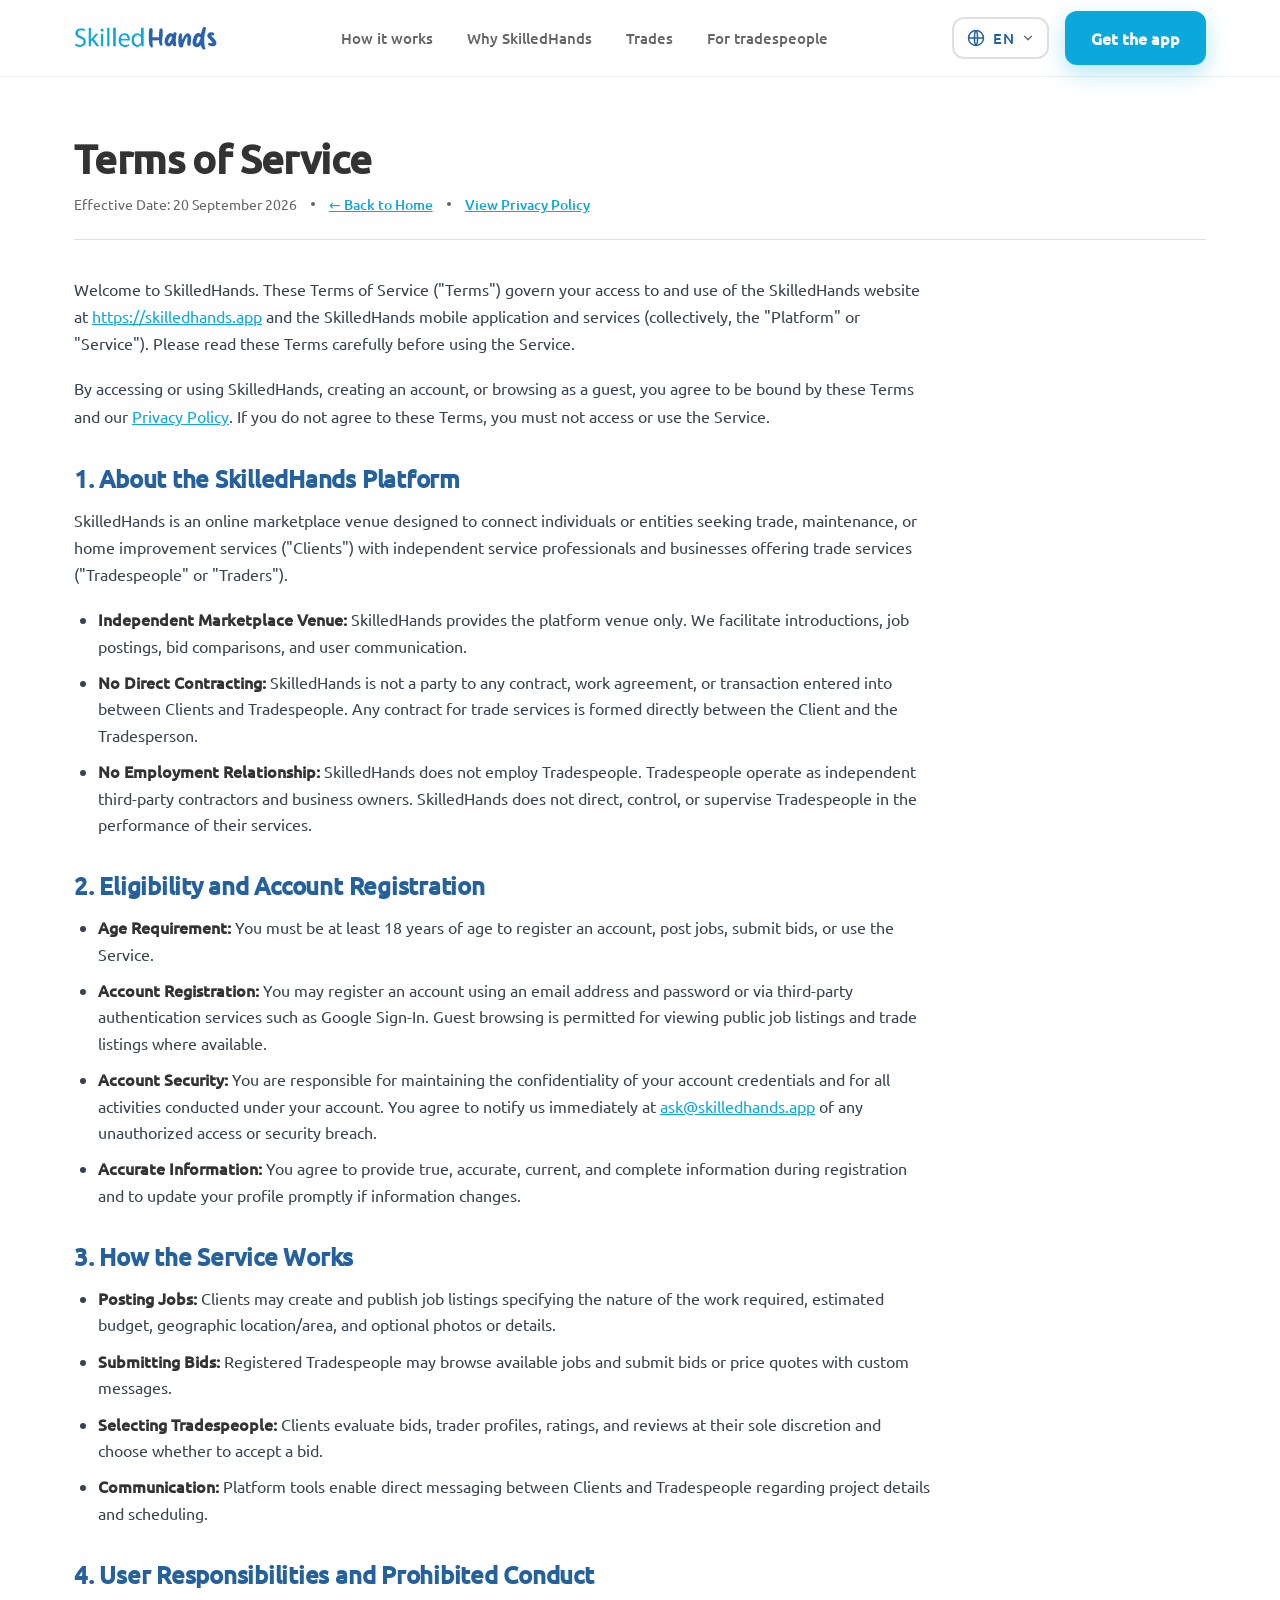
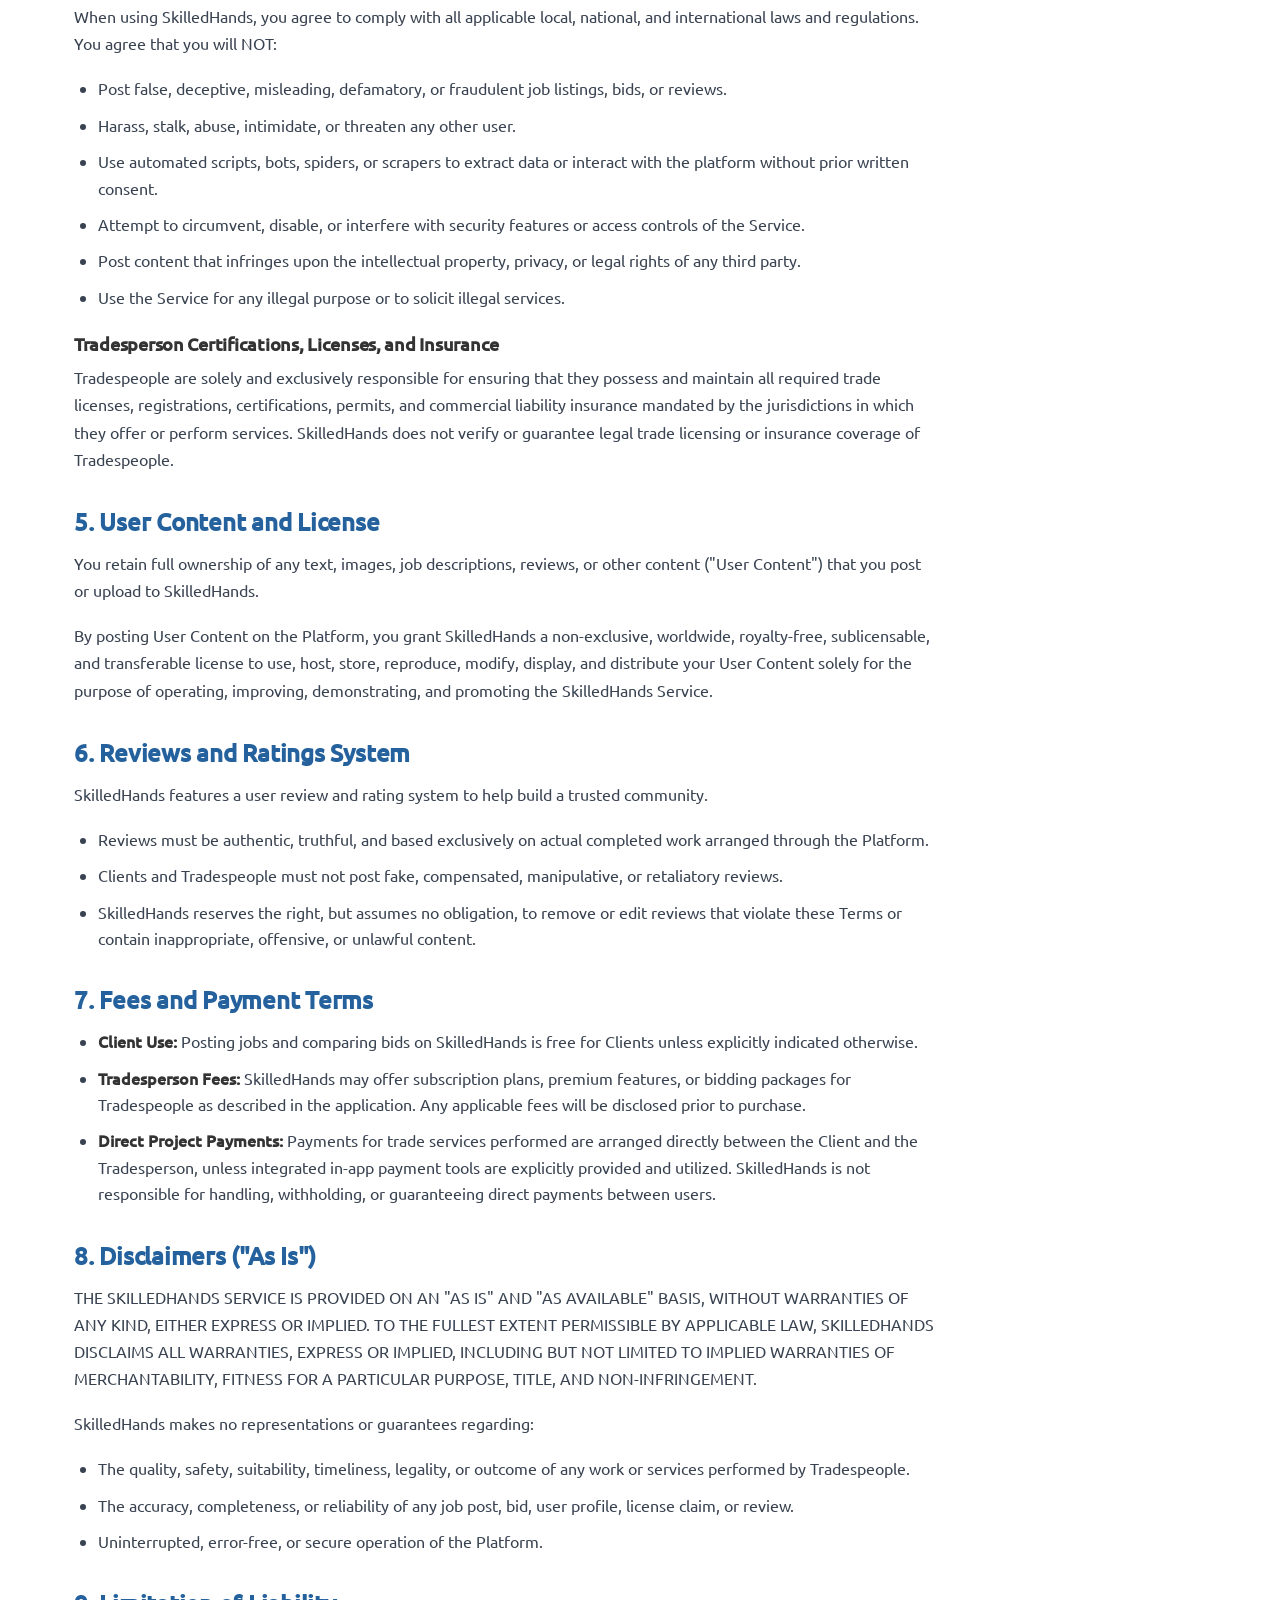
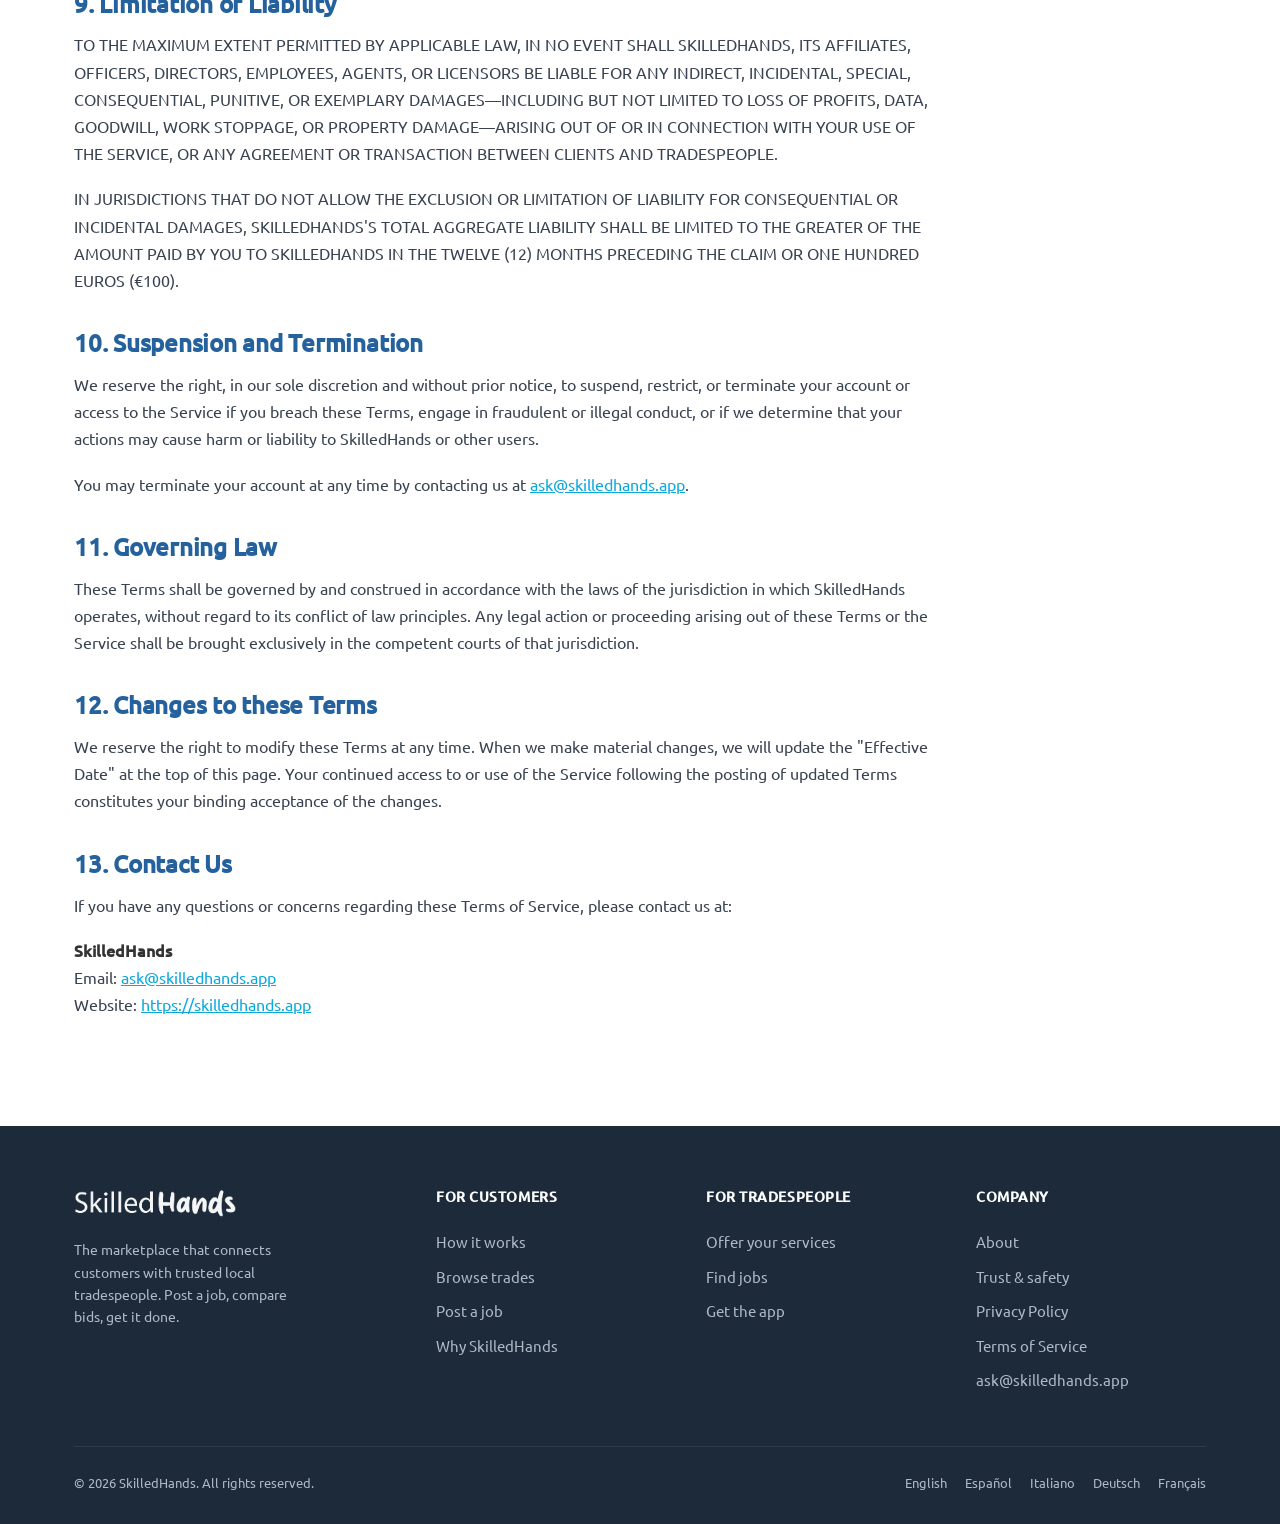
<file: terms.html>
<!DOCTYPE html>
<html lang="en">
<head>
<meta charset="UTF-8" />
<meta name="viewport" content="width=device-width, initial-scale=1.0" />
<title>Terms of Service — SkilledHands</title>
<meta name="description" content="SkilledHands Terms of Service. Guidelines and terms governing the use of the SkilledHands platform and mobile applications." />
<link rel="icon" type="image/png" href="assets/logo-header.png" />
<link rel="stylesheet" href="styles.css" />
<script src="translations.js"></script>
</head>
<body>

<!-- ════ HEADER ════ -->
<header class="site-header">
  <div class="wrap">
    <a href="/" aria-label="Skilled Hands home"><img class="logo" src="assets/logo-header.png" alt="Skilled Hands" /></a>
    <nav class="nav-links">
      <a href="/#how" data-i18n="nav.how">How it works</a>
      <a href="/#why" data-i18n="nav.why">Why SkilledHands</a>
      <a href="/#trades" data-i18n="nav.trades">Trades</a>
      <a href="/#trade-path" data-i18n="nav.forTrades">For tradespeople</a>
    </nav>
    <div class="header-cta">
      <div class="lang-switch">
        <button class="lang-trigger" aria-haspopup="listbox" aria-expanded="false" aria-label="Select language">
          <svg class="lang-globe" width="20" height="20" viewBox="0 0 24 24" fill="none" stroke="currentColor" stroke-width="1.8"><circle cx="12" cy="12" r="9"/><path d="M3 12h18M12 3c2.5 2.6 2.5 15.4 0 18M12 3c-2.5 2.6-2.5 15.4 0 18"/></svg>
          <span class="lang-current">EN</span>
          <svg class="lang-caret" width="14" height="14" viewBox="0 0 24 24" fill="none" stroke="currentColor" stroke-width="2.2" stroke-linecap="round" stroke-linejoin="round"><path d="m6 9 6 6 6-6"/></svg>
        </button>
        <ul class="lang-menu" role="listbox" aria-label="Language">
          <li role="option" data-code="EN" class="active"><span class="lang-code">EN</span><span class="lang-label">English</span></li>
          <li role="option" data-code="ES"><span class="lang-code">ES</span><span class="lang-label">Español</span></li>
          <li role="option" data-code="IT"><span class="lang-code">IT</span><span class="lang-label">Italiano</span></li>
          <li role="option" data-code="DE"><span class="lang-code">DE</span><span class="lang-label">Deutsch</span></li>
          <li role="option" data-code="FR"><span class="lang-code">FR</span><span class="lang-label">Français</span></li>
        </ul>
      </div>
      <a href="/#download" class="btn btn-primary" data-i18n="nav.getApp">Get the app</a>
      <button class="menu-toggle" aria-label="Open menu">
        <svg width="26" height="26" viewBox="0 0 24 24" fill="none" stroke="currentColor" stroke-width="2.2" stroke-linecap="round"><path d="M3 6h18M3 12h18M3 18h18"/></svg>
      </button>
    </div>
  </div>
</header>

<!-- ════ MAIN LEGAL CONTENT ════ -->
<main class="legal-page">
  <div class="wrap">
    <div class="legal-header">
      <h1>Terms of Service</h1>
      <div class="legal-meta">
        <span>Effective Date: 20 September 2026</span>
        <span class="dot"></span>
        <a href="/">← Back to Home</a>
        <span class="dot"></span>
        <a href="/privacy">View Privacy Policy</a>
      </div>
    </div>

    <div class="legal-body">
      <p>Welcome to SkilledHands. These Terms of Service ("Terms") govern your access to and use of the SkilledHands website at <a href="https://skilledhands.app">https://skilledhands.app</a> and the SkilledHands mobile application and services (collectively, the "Platform" or "Service"). Please read these Terms carefully before using the Service.</p>
      <p>By accessing or using SkilledHands, creating an account, or browsing as a guest, you agree to be bound by these Terms and our <a href="/privacy">Privacy Policy</a>. If you do not agree to these Terms, you must not access or use the Service.</p>

      <h2>1. About the SkilledHands Platform</h2>
      <p>SkilledHands is an online marketplace venue designed to connect individuals or entities seeking trade, maintenance, or home improvement services ("Clients") with independent service professionals and businesses offering trade services ("Tradespeople" or "Traders").</p>
      <ul>
        <li><strong>Independent Marketplace Venue:</strong> SkilledHands provides the platform venue only. We facilitate introductions, job postings, bid comparisons, and user communication.</li>
        <li><strong>No Direct Contracting:</strong> SkilledHands is not a party to any contract, work agreement, or transaction entered into between Clients and Tradespeople. Any contract for trade services is formed directly between the Client and the Tradesperson.</li>
        <li><strong>No Employment Relationship:</strong> SkilledHands does not employ Tradespeople. Tradespeople operate as independent third-party contractors and business owners. SkilledHands does not direct, control, or supervise Tradespeople in the performance of their services.</li>
      </ul>

      <h2>2. Eligibility and Account Registration</h2>
      <ul>
        <li><strong>Age Requirement:</strong> You must be at least 18 years of age to register an account, post jobs, submit bids, or use the Service.</li>
        <li><strong>Account Registration:</strong> You may register an account using an email address and password or via third-party authentication services such as Google Sign-In. Guest browsing is permitted for viewing public job listings and trade listings where available.</li>
        <li><strong>Account Security:</strong> You are responsible for maintaining the confidentiality of your account credentials and for all activities conducted under your account. You agree to notify us immediately at <a href="mailto:ask@skilledhands.app">ask@skilledhands.app</a> of any unauthorized access or security breach.</li>
        <li><strong>Accurate Information:</strong> You agree to provide true, accurate, current, and complete information during registration and to update your profile promptly if information changes.</li>
      </ul>

      <h2>3. How the Service Works</h2>
      <ul>
        <li><strong>Posting Jobs:</strong> Clients may create and publish job listings specifying the nature of the work required, estimated budget, geographic location/area, and optional photos or details.</li>
        <li><strong>Submitting Bids:</strong> Registered Tradespeople may browse available jobs and submit bids or price quotes with custom messages.</li>
        <li><strong>Selecting Tradespeople:</strong> Clients evaluate bids, trader profiles, ratings, and reviews at their sole discretion and choose whether to accept a bid.</li>
        <li><strong>Communication:</strong> Platform tools enable direct messaging between Clients and Tradespeople regarding project details and scheduling.</li>
      </ul>

      <h2>4. User Responsibilities and Prohibited Conduct</h2>
      <p>When using SkilledHands, you agree to comply with all applicable local, national, and international laws and regulations. You agree that you will NOT:</p>
      <ul>
        <li>Post false, deceptive, misleading, defamatory, or fraudulent job listings, bids, or reviews.</li>
        <li>Harass, stalk, abuse, intimidate, or threaten any other user.</li>
        <li>Use automated scripts, bots, spiders, or scrapers to extract data or interact with the platform without prior written consent.</li>
        <li>Attempt to circumvent, disable, or interfere with security features or access controls of the Service.</li>
        <li>Post content that infringes upon the intellectual property, privacy, or legal rights of any third party.</li>
        <li>Use the Service for any illegal purpose or to solicit illegal services.</li>
      </ul>

      <h3>Tradesperson Certifications, Licenses, and Insurance</h3>
      <p>Tradespeople are solely and exclusively responsible for ensuring that they possess and maintain all required trade licenses, registrations, certifications, permits, and commercial liability insurance mandated by the jurisdictions in which they offer or perform services. SkilledHands does not verify or guarantee legal trade licensing or insurance coverage of Tradespeople.</p>

      <h2>5. User Content and License</h2>
      <p>You retain full ownership of any text, images, job descriptions, reviews, or other content ("User Content") that you post or upload to SkilledHands.</p>
      <p>By posting User Content on the Platform, you grant SkilledHands a non-exclusive, worldwide, royalty-free, sublicensable, and transferable license to use, host, store, reproduce, modify, display, and distribute your User Content solely for the purpose of operating, improving, demonstrating, and promoting the SkilledHands Service.</p>

      <h2>6. Reviews and Ratings System</h2>
      <p>SkilledHands features a user review and rating system to help build a trusted community.</p>
      <ul>
        <li>Reviews must be authentic, truthful, and based exclusively on actual completed work arranged through the Platform.</li>
        <li>Clients and Tradespeople must not post fake, compensated, manipulative, or retaliatory reviews.</li>
        <li>SkilledHands reserves the right, but assumes no obligation, to remove or edit reviews that violate these Terms or contain inappropriate, offensive, or unlawful content.</li>
      </ul>

      <h2>7. Fees and Payment Terms</h2>
      <ul>
        <li><strong>Client Use:</strong> Posting jobs and comparing bids on SkilledHands is free for Clients unless explicitly indicated otherwise.</li>
        <li><strong>Tradesperson Fees:</strong> SkilledHands may offer subscription plans, premium features, or bidding packages for Tradespeople as described in the application. Any applicable fees will be disclosed prior to purchase.</li>
        <li><strong>Direct Project Payments:</strong> Payments for trade services performed are arranged directly between the Client and the Tradesperson, unless integrated in-app payment tools are explicitly provided and utilized. SkilledHands is not responsible for handling, withholding, or guaranteeing direct payments between users.</li>
      </ul>

      <h2>8. Disclaimers ("As Is")</h2>
      <p>THE SKILLEDHANDS SERVICE IS PROVIDED ON AN "AS IS" AND "AS AVAILABLE" BASIS, WITHOUT WARRANTIES OF ANY KIND, EITHER EXPRESS OR IMPLIED. TO THE FULLEST EXTENT PERMISSIBLE BY APPLICABLE LAW, SKILLEDHANDS DISCLAIMS ALL WARRANTIES, EXPRESS OR IMPLIED, INCLUDING BUT NOT LIMITED TO IMPLIED WARRANTIES OF MERCHANTABILITY, FITNESS FOR A PARTICULAR PURPOSE, TITLE, AND NON-INFRINGEMENT.</p>
      <p>SkilledHands makes no representations or guarantees regarding:</p>
      <ul>
        <li>The quality, safety, suitability, timeliness, legality, or outcome of any work or services performed by Tradespeople.</li>
        <li>The accuracy, completeness, or reliability of any job post, bid, user profile, license claim, or review.</li>
        <li>Uninterrupted, error-free, or secure operation of the Platform.</li>
      </ul>

      <h2>9. Limitation of Liability</h2>
      <p>TO THE MAXIMUM EXTENT PERMITTED BY APPLICABLE LAW, IN NO EVENT SHALL SKILLEDHANDS, ITS AFFILIATES, OFFICERS, DIRECTORS, EMPLOYEES, AGENTS, OR LICENSORS BE LIABLE FOR ANY INDIRECT, INCIDENTAL, SPECIAL, CONSEQUENTIAL, PUNITIVE, OR EXEMPLARY DAMAGES—INCLUDING BUT NOT LIMITED TO LOSS OF PROFITS, DATA, GOODWILL, WORK STOPPAGE, OR PROPERTY DAMAGE—ARISING OUT OF OR IN CONNECTION WITH YOUR USE OF THE SERVICE, OR ANY AGREEMENT OR TRANSACTION BETWEEN CLIENTS AND TRADESPEOPLE.</p>
      <p>IN JURISDICTIONS THAT DO NOT ALLOW THE EXCLUSION OR LIMITATION OF LIABILITY FOR CONSEQUENTIAL OR INCIDENTAL DAMAGES, SKILLEDHANDS'S TOTAL AGGREGATE LIABILITY SHALL BE LIMITED TO THE GREATER OF THE AMOUNT PAID BY YOU TO SKILLEDHANDS IN THE TWELVE (12) MONTHS PRECEDING THE CLAIM OR ONE HUNDRED EUROS (€100).</p>

      <h2>10. Suspension and Termination</h2>
      <p>We reserve the right, in our sole discretion and without prior notice, to suspend, restrict, or terminate your account or access to the Service if you breach these Terms, engage in fraudulent or illegal conduct, or if we determine that your actions may cause harm or liability to SkilledHands or other users.</p>
      <p>You may terminate your account at any time by contacting us at <a href="mailto:ask@skilledhands.app">ask@skilledhands.app</a>.</p>

      <h2>11. Governing Law</h2>
      <p>These Terms shall be governed by and construed in accordance with the laws of the jurisdiction in which SkilledHands operates, without regard to its conflict of law principles. Any legal action or proceeding arising out of these Terms or the Service shall be brought exclusively in the competent courts of that jurisdiction.</p>

      <h2>12. Changes to these Terms</h2>
      <p>We reserve the right to modify these Terms at any time. When we make material changes, we will update the "Effective Date" at the top of this page. Your continued access to or use of the Service following the posting of updated Terms constitutes your binding acceptance of the changes.</p>

      <h2>13. Contact Us</h2>
      <p>If you have any questions or concerns regarding these Terms of Service, please contact us at:</p>
      <p>
        <strong>SkilledHands</strong><br />
        Email: <a href="mailto:ask@skilledhands.app">ask@skilledhands.app</a><br />
        Website: <a href="https://skilledhands.app">https://skilledhands.app</a>
      </p>
    </div>
  </div>
</main>

<!-- ════ FOOTER ════ -->
<footer class="site-footer">
  <div class="wrap">
    <div class="footer-grid">
      <div class="footer-brand">
        <img src="assets/logo-header.png" alt="Skilled Hands" />
        <p data-i18n="ft.blurb">The marketplace that connects customers with trusted local tradespeople. Post a job, compare bids, get it done.</p>
      </div>
      <div class="footer-col">
        <h4 data-i18n="split.custTag">For customers</h4>
        <a href="/#how" data-i18n="nav.how">How it works</a>
        <a href="/#trades" data-i18n="ft.browse">Browse trades</a>
        <a href="/#download" data-i18n="how.c1h">Post a job</a>
        <a href="/#why" data-i18n="nav.why">Why SkilledHands</a>
      </div>
      <div class="footer-col">
        <h4 data-i18n="split.tradeTag">For tradespeople</h4>
        <a href="/#trade-path" data-i18n="split.tradeCta">Offer your services</a>
        <a href="/#how" data-i18n="ft.findJobs">Find jobs</a>
        <a href="/#download" data-i18n="nav.getApp">Get the app</a>
      </div>
      <div class="footer-col">
        <h4 data-i18n="ft.company">Company</h4>
        <a href="/" data-i18n="ft.about">About</a>
        <a href="/" data-i18n="ft.trust">Trust &amp; safety</a>
        <a href="/privacy" data-i18n="ft.privacy">Privacy Policy</a>
        <a href="/terms" data-i18n="ft.terms">Terms of Service</a>
        <a href="mailto:ask@skilledhands.app">ask@skilledhands.app</a>
      </div>
    </div>
    <div class="footer-bottom">
      <span>© 2026 SkilledHands. <span data-i18n="ft.rights">All rights reserved.</span></span>
      <span class="langs">
        <a href="#" data-lang="EN">English</a>
        <a href="#" data-lang="ES">Español</a>
        <a href="#" data-lang="IT">Italiano</a>
        <a href="#" data-lang="DE">Deutsch</a>
        <a href="#" data-lang="FR">Français</a>
      </span>
    </div>
  </div>
</footer>

<script src="translations.js"></script>
<script>
  document.documentElement.classList.add('js');

  const langSwitch = document.querySelector('.lang-switch');
  const langTrigger = langSwitch ? langSwitch.querySelector('.lang-trigger') : null;
  const langCurrent = langSwitch ? langSwitch.querySelector('.lang-current') : null;
  const langMenu = langSwitch ? langSwitch.querySelector('.lang-menu') : null;

  document.querySelectorAll('[data-i18n]').forEach((el) => { el._en = el.textContent; });
  document.querySelectorAll('[data-i18n-html]').forEach((el) => { el._en = el.innerHTML; });
  const LOCALE = { EN: 'en', ES: 'es', IT: 'it', DE: 'de', FR: 'fr' };

  function applyLang(code) {
    const dict = (window.SH_I18N || {})[code];
    document.querySelectorAll('[data-i18n]').forEach((el) => {
      const v = dict && dict[el.dataset.i18n];
      el.textContent = v !== undefined && v !== null ? v : el._en;
    });
    document.querySelectorAll('[data-i18n-html]').forEach((el) => {
      const v = dict && dict[el.dataset.i18nHtml];
      el.innerHTML = v !== undefined && v !== null ? v : el._en;
    });
    if (langCurrent) langCurrent.textContent = code;
    document.documentElement.lang = LOCALE[code] || 'en';
    if (langMenu) {
      langMenu.querySelectorAll('li').forEach((o) => {
        const on = o.dataset.code === code;
        o.classList.toggle('active', on);
        o.setAttribute('aria-selected', String(on));
      });
    }
    try { localStorage.setItem('sh-lang', code); } catch (e) {}
  }

  if (langSwitch && langTrigger && langMenu) {
    const closeLang = () => { langSwitch.classList.remove('open'); langTrigger.setAttribute('aria-expanded', 'false'); };
    langTrigger.addEventListener('click', (e) => {
      e.stopPropagation();
      const open = langSwitch.classList.toggle('open');
      langTrigger.setAttribute('aria-expanded', String(open));
    });
    langMenu.querySelectorAll('li').forEach((li) => {
      li.addEventListener('click', () => { applyLang(li.dataset.code); closeLang(); });
    });
    document.addEventListener('click', (e) => { if (!langSwitch.contains(e.target)) closeLang(); });
    document.addEventListener('keydown', (e) => { if (e.key === 'Escape') closeLang(); });
  }

  document.querySelectorAll('.langs [data-lang]').forEach((a) => {
    a.addEventListener('click', (e) => { e.preventDefault(); applyLang(a.dataset.lang); });
  });

  let initial = null;
  try { initial = localStorage.getItem('sh-lang'); } catch (e) {}
  if (!initial) {
    const nav = (navigator.language || 'en').slice(0, 2).toLowerCase();
    const match = Object.keys(LOCALE).find((c) => LOCALE[c] === nav);
    initial = match || 'EN';
  }
  if (initial && initial !== 'EN') applyLang(initial);
</script>

</body>
</html>
</file>
<file: styles.css>
/* ============================================================
   SKILLED HANDS — Landing Page styles
   Built on the Skilled Hands Design System tokens
   ============================================================ */

@font-face {
  font-family: 'Ubuntu';
  src: url('fonts/Ubuntu-Regular.ttf') format('truetype');
  font-weight: 400; font-style: normal; font-display: swap;
}
@font-face {
  font-family: 'Ubuntu';
  src: url('fonts/Ubuntu-Medium.ttf') format('truetype');
  font-weight: 500; font-style: normal; font-display: swap;
}
@import url('https://fonts.googleapis.com/css2?family=Ubuntu:wght@300;700&display=swap');

:root {
  --color-primary:       #25629d;
  --color-primary-light: #dceafe;
  --color-secondary:     #0ba8db;
  --color-bid:           #0071FF;
  --color-accent:        #eab30b;
  --color-accent-light:  #fef3c7;
  --color-dark:          #333333;
  --color-muted:         #666666;
  --color-muted-20:      rgba(102,102,102,0.2);
  --color-background:    #f2f2f2;
  --color-white:         #ffffff;

  --gradient-bid-card: linear-gradient(135deg, #25629d, #0ba8db);
  --gradient-primary:  linear-gradient(135deg, #25629d, #0ba8db);

  --space-1:4px; --space-2:8px; --space-3:12px; --space-4:16px;
  --space-5:20px; --space-6:24px; --space-8:32px; --space-10:40px;
  --space-14:56px; --space-20:80px;

  --radius-sm: 8px;
  --radius:    12px;
  --radius-lg: 16px;
  --radius-xl: 24px;
  --radius-full: 9999px;

  --shadow-card:  0 2px 16px rgba(37,98,157,0.06);
  --shadow-soft:  0 12px 40px rgba(37,98,157,0.12);
  --shadow-bid:   0 8px 32px rgba(37,98,157,0.18);
  --shadow-phone: 0 30px 80px rgba(37,98,157,0.28);

  --font-sans: 'Ubuntu', system-ui, -apple-system, sans-serif;
  --maxw: 1180px;
}

* { box-sizing: border-box; margin: 0; padding: 0; }

html { scroll-behavior: smooth; }

body {
  font-family: var(--font-sans);
  color: var(--color-dark);
  background: var(--color-white);
  -webkit-font-smoothing: antialiased;
  -moz-osx-font-smoothing: grayscale;
  line-height: 1.5;
}

a { color: inherit; text-decoration: none; }
img { display: block; max-width: 100%; }

.wrap { max-width: var(--maxw); margin: 0 auto; padding: 0 24px; }

/* ── Typography helpers ─────────────────────────── */
.eyebrow {
  display: inline-flex; align-items: center; gap: 8px;
  font-size: 13px; font-weight: 700; letter-spacing: 0.08em;
  text-transform: uppercase; color: var(--color-secondary);
}
.eyebrow.on-dark { color: #bfe7f5; }
h1,h2,h3 { line-height: 1.12; letter-spacing: -0.015em; text-wrap: balance; }

/* ── Buttons ────────────────────────────────────── */
.btn {
  display: inline-flex; align-items: center; justify-content: center; gap: 10px;
  font-family: var(--font-sans); font-weight: 700; font-size: 16px;
  padding: 15px 26px; border-radius: var(--radius); border: none;
  cursor: pointer; transition: transform .18s ease, box-shadow .18s ease, background .18s ease;
  white-space: nowrap;
}
.btn-primary { background: var(--color-secondary); color: #fff; box-shadow: 0 8px 22px rgba(11,168,219,.30); }
.btn-primary:hover { transform: translateY(-2px); box-shadow: 0 12px 28px rgba(11,168,219,.40); }
.btn-deep { background: var(--color-primary); color: #fff; }
.btn-deep:hover { transform: translateY(-2px); }
.btn-ghost { background: #fff; color: var(--color-primary); border: 2px solid var(--color-muted-20); }
.btn-ghost:hover { border-color: var(--color-secondary); color: var(--color-secondary); }
.btn-accent { background: var(--color-accent); color: #4a3a00; }
.btn-accent:hover { transform: translateY(-2px); }

/* ── App store badges ───────────────────────────── */
.store-row { display: flex; flex-wrap: wrap; gap: 12px; }
.store-badge {
  display: inline-flex; align-items: center; gap: 12px;
  background: var(--color-dark); color: #fff;
  padding: 11px 20px 11px 18px; border-radius: 14px;
  transition: transform .18s ease, box-shadow .18s ease;
}
.store-badge:hover { transform: translateY(-2px); box-shadow: 0 10px 26px rgba(0,0,0,.22); }
.store-badge svg { flex: none; }
.store-badge .sb-small { font-size: 11px; letter-spacing: .02em; opacity: .85; line-height: 1; margin-bottom: 3px; }
.store-badge .sb-big { font-size: 19px; font-weight: 700; line-height: 1; }
.store-badge.on-light { background: var(--color-dark); }

/* ── Header ─────────────────────────────────────── */
.site-header {
  position: sticky; top: 0; z-index: 50;
  background: rgba(255,255,255,.86); backdrop-filter: blur(12px);
  border-bottom: 1px solid #eef0f2;
}
.site-header .wrap { display: flex; align-items: center; justify-content: space-between; height: 76px; }
.site-header .logo { height: 30px; width: auto; }
.nav-links { display: flex; align-items: center; gap: 34px; }
.nav-links a { font-size: 15px; font-weight: 500; color: var(--color-muted); transition: color .15s ease; }
.nav-links a:hover { color: var(--color-primary); }
.header-cta { display: flex; align-items: center; gap: 16px; }
.menu-toggle { display: none; background: none; border: none; cursor: pointer; color: var(--color-primary); }

/* ── Language switcher ──────────────────────────── */
.lang-switch { position: relative; }
.lang-trigger {
  display: inline-flex; align-items: center; gap: 7px;
  font-family: var(--font-sans); font-size: 15px; font-weight: 500;
  color: var(--color-primary); background: transparent;
  border: 2px solid var(--color-muted-20); border-radius: var(--radius);
  padding: 9px 12px; cursor: pointer;
  transition: border-color .15s ease, background .15s ease;
}
.lang-trigger:hover { border-color: var(--color-secondary); background: var(--color-primary-light); }
.lang-trigger .lang-globe { color: var(--color-primary); }
.lang-trigger .lang-current { letter-spacing: .02em; }
.lang-trigger .lang-caret { color: var(--color-muted); transition: transform .2s ease; }
.lang-switch.open .lang-trigger { border-color: var(--color-secondary); background: var(--color-primary-light); }
.lang-switch.open .lang-caret { transform: rotate(180deg); }
.lang-menu {
  position: absolute; top: calc(100% + 10px); right: 0; min-width: 184px;
  list-style: none; margin: 0; padding: 6px;
  background: #fff; border: 1px solid #eef0f2; border-radius: var(--radius-lg);
  box-shadow: var(--shadow-soft); z-index: 60;
  opacity: 0; transform: translateY(-6px); pointer-events: none; visibility: hidden;
  transition: transform .18s ease;
}
.lang-switch.open .lang-menu { opacity: 1; transform: none; pointer-events: auto; visibility: visible; }
.lang-menu li {
  display: flex; align-items: center; gap: 12px;
  padding: 10px 12px; border-radius: var(--radius-sm); cursor: pointer;
  transition: background .14s ease;
}
.lang-menu li:hover { background: var(--color-background); }
.lang-menu li.active { background: var(--color-primary-light); }
.lang-menu .lang-code {
  font-size: 12px; font-weight: 700; letter-spacing: .04em; color: var(--color-primary);
  background: #fff; border: 1px solid var(--color-muted-20); border-radius: var(--radius-sm);
  padding: 3px 7px; min-width: 34px; text-align: center;
}
.lang-menu li.active .lang-code { background: var(--color-primary); color: #fff; border-color: var(--color-primary); }
.lang-menu .lang-label { font-size: 15px; font-weight: 500; color: var(--color-dark); }

/* ── Hero ───────────────────────────────────────── */
.hero { position: relative; overflow: hidden; background: var(--color-white); }
.hero::before {
  content: ""; position: absolute; inset: 0;
  background: url('assets/customerBg.png') center top / 360px repeat;
  opacity: .5; -webkit-mask-image: linear-gradient(to bottom, #000 0%, transparent 78%);
  mask-image: linear-gradient(to bottom, #000 0%, transparent 78%);
  pointer-events: none;
}
.hero-grid {
  position: relative; display: grid; grid-template-columns: 1.05fr 0.95fr;
  gap: 48px; align-items: center; padding: 78px 0 64px;
}
.hero h1 { font-size: 58px; font-weight: 700; color: var(--color-dark); }
.hero h1 .accent { color: var(--color-secondary); }
.hero .lede { font-size: 20px; color: var(--color-muted); margin: 22px 0 32px; max-width: 30ch; }
.hero-cta { display: flex; flex-direction: column; gap: 18px; }
.hero-meta { display: flex; align-items: center; gap: 22px; margin-top: 26px; flex-wrap: wrap; }
.hero-meta .stars { color: var(--color-accent); letter-spacing: 2px; font-size: 18px; }
.hero-meta .meta-txt { font-size: 14px; color: var(--color-muted); }
.hero-meta .meta-txt b { color: var(--color-dark); }
.hero-meta .divider { width: 1px; height: 34px; background: var(--color-muted-20); }

/* ── Phone frame ────────────────────────────────── */
.phone-stage { display: flex; justify-content: center; position: relative; }
.phone-stage .blob {
  position: absolute; width: 420px; height: 420px; border-radius: 50%;
  background: radial-gradient(circle at 35% 30%, rgba(11,168,219,.20), rgba(37,98,157,.10) 60%, transparent 72%);
  top: 50%; left: 50%; transform: translate(-50%,-50%); z-index: 0;
}
.phone {
  position: relative; z-index: 1; width: 300px; height: 612px;
  background: #0f1f33; border-radius: 44px; padding: 11px;
  box-shadow: var(--shadow-phone);
}
.phone-screen {
  position: relative; width: 100%; height: 100%; border-radius: 34px;
  background: var(--color-background); overflow: hidden;
  display: flex; flex-direction: column;
}
.phone-notch {
  position: absolute; top: 0; left: 50%; transform: translateX(-50%);
  width: 120px; height: 26px; background: #0f1f33;
  border-bottom-left-radius: 16px; border-bottom-right-radius: 16px; z-index: 5;
}
/* app screen interior */
.app-status { display: flex; justify-content: space-between; align-items: center; padding: 12px 22px 6px; font-size: 13px; font-weight: 500; color: var(--color-dark); }
.app-status .sig { display: flex; gap: 4px; align-items: center; }
.app-header { display: flex; align-items: center; justify-content: center; position: relative; padding: 6px 20px 14px; }
.app-header img { height: 22px; }
.app-header .globe { position: absolute; right: 20px; color: var(--color-primary); }
.app-card { background: #fff; flex: 1; margin: 0; border-top-left-radius: 22px; border-top-right-radius: 22px; padding: 16px 22px; display: flex; flex-direction: column; }
.app-switch { display: flex; align-items: center; justify-content: center; gap: 9px; color: var(--color-primary); font-weight: 500; font-size: 15px; padding: 8px 0 16px; border-bottom: 1px solid #eef0f2; }
.app-avatar { width: 110px; height: 110px; border-radius: 50%; background: var(--color-primary-light); border: 4px solid var(--color-primary); display: flex; align-items: center; justify-content: center; font-size: 34px; font-weight: 500; color: var(--color-primary); margin: 26px auto 14px; }
.app-avatar-wrap { position: relative; width: 118px; margin: 30px auto 16px; }
.app-avatar-wrap .app-avatar { width: 118px; height: 118px; margin: 0; font-size: 40px; box-sizing: border-box; }
.app-photo { display: block; width: 118px; height: 118px; border: 4px solid var(--color-primary); border-radius: 50%; box-sizing: border-box; }
.app-edit { position: absolute; right: -2px; bottom: 2px; width: 26px; height: 26px; border-radius: 50%; background: #fff; box-shadow: 0 1px 4px rgba(0,0,0,.2); display: flex; align-items: center; justify-content: center; color: var(--color-dark); }
.app-name { text-align: center; font-size: 22px; font-weight: 700; color: var(--color-dark); }
.app-sub { text-align: center; font-size: 14px; color: var(--color-muted); margin-top: 2px; }
.app-actions { display: flex; flex-direction: column; gap: 12px; margin-top: 26px; }
.app-btn { padding: 14px; border-radius: 12px; text-align: center; font-weight: 700; font-size: 16px; color: #fff; }
.app-btn.sky { background: var(--color-secondary); }
.app-btn.deep { background: var(--color-primary); }
.app-nav { display: flex; justify-content: space-around; align-items: flex-start; margin-top: auto; padding: 9px 4px 14px; border-top: 1px solid #eef0f2; }
.nav-item { display: flex; flex-direction: column; align-items: center; gap: 2px; min-width: 40px; color: #999; }
.nav-item img { opacity: .35; }
.nav-item.active { color: var(--color-secondary); }
.nav-item.active img { opacity: 1; }
.nav-label { font-size: 10px; line-height: 1.2; font-weight: 400; }
.nav-item.active .nav-label { font-weight: 500; }
.nav-bell { position: relative; display: block; }
.nav-dot { position: absolute; top: -3px; right: -3px; width: 14px; height: 14px; background: #ef4444; border-radius: 50%; font-size: 8px; font-style: normal; font-weight: 700; color: #fff; display: flex; align-items: center; justify-content: center; }

/* ── Section base ───────────────────────────────── */
.section { padding: 88px 0; }
.section-head { max-width: 640px; margin: 0 auto 56px; text-align: center; }
.section-head h2 { font-size: 42px; font-weight: 700; color: var(--color-dark); }
.section-head p { font-size: 18px; color: var(--color-muted); margin-top: 16px; }

/* ── Split (two paths) ──────────────────────────── */
.split { background: var(--color-background); }
.split-grid { display: grid; grid-template-columns: 1fr 1fr; gap: 28px; }
.path-card {
  position: relative; overflow: hidden; border-radius: var(--radius-xl);
  padding: 40px; color: #fff; min-height: 320px;
  display: flex; flex-direction: column;
}
.path-card .bg { position: absolute; inset: 0; background-size: 300px; background-repeat: repeat; opacity: .16; }
.path-card.customer { background: var(--gradient-primary); }
.path-card.trade { background: linear-gradient(135deg, #1d4e7e, #25629d); }
.path-card .tag { font-size: 13px; font-weight: 700; letter-spacing: .08em; text-transform: uppercase; opacity: .85; position: relative; }
.path-card h3 { font-size: 30px; font-weight: 700; margin: 12px 0 14px; position: relative; }
.path-card p { font-size: 16px; opacity: .92; position: relative; max-width: 38ch; }
.path-card ul { list-style: none; margin: 22px 0 0; display: flex; flex-direction: column; gap: 12px; position: relative; }
.path-card li { display: flex; align-items: center; gap: 12px; font-size: 15px; }
.path-card li svg { flex: none; }
.path-card .path-cta { margin-top: auto; padding-top: 28px; position: relative; }
.path-card .path-cta .btn { box-shadow: none; }

/* ── How it works ───────────────────────────────── */
.steps { display: grid; grid-template-columns: repeat(3,1fr); gap: 28px; counter-reset: step; }
.step { text-align: left; }
.step .num {
  width: 52px; height: 52px; border-radius: 16px; background: var(--color-primary-light);
  color: var(--color-primary); display: flex; align-items: center; justify-content: center;
  font-size: 22px; font-weight: 700; margin-bottom: 20px;
}
.step h3 { font-size: 21px; font-weight: 700; color: var(--color-dark); margin-bottom: 8px; }
.step p { font-size: 16px; color: var(--color-muted); }
.tabs { display: inline-flex; gap: 6px; padding: 6px; background: var(--color-background); border-radius: 14px; margin: 0 auto 44px; }
.tabs button {
  font-family: var(--font-sans); font-size: 15px; font-weight: 700; color: var(--color-muted);
  background: transparent; border: none; padding: 11px 26px; border-radius: 10px; cursor: pointer;
  transition: all .18s ease;
}
.tabs button.active { background: #fff; color: var(--color-primary); box-shadow: var(--shadow-card); }
.tab-center { text-align: center; }

/* ── Features ───────────────────────────────────── */
.features { background: var(--color-background); }
.feat-grid { display: grid; grid-template-columns: repeat(3,1fr); gap: 24px; }
.feat-card {
  background: #fff; border: 3px solid var(--color-background); border-radius: var(--radius-lg);
  padding: 30px; transition: transform .2s ease, box-shadow .2s ease, border-color .2s ease;
}
.feat-card:hover { transform: translateY(-4px); box-shadow: var(--shadow-soft); border-color: #fff; }
.feat-icon {
  width: 56px; height: 56px; border-radius: 16px; display: flex; align-items: center; justify-content: center;
  background: var(--color-primary-light); color: var(--color-primary); margin-bottom: 20px;
}
.feat-icon.yellow { background: var(--color-accent-light); color: #b88a00; }
.feat-card h3 { font-size: 20px; font-weight: 700; color: var(--color-dark); margin-bottom: 8px; }
.feat-card p { font-size: 15px; color: var(--color-muted); }

/* ── Trades ─────────────────────────────────────── */
.trade-grid { display: grid; grid-template-columns: repeat(3,1fr); gap: 24px; }
.trade-card {
  position: relative; overflow: hidden; border-radius: var(--radius-lg);
  padding: 32px; min-height: 220px; display: flex; flex-direction: column; justify-content: flex-end;
  background: #fff; border: 3px solid var(--color-background);
  transition: transform .2s ease, box-shadow .2s ease;
}
.trade-card:hover { transform: translateY(-4px); box-shadow: var(--shadow-soft); }
.trade-card .t-icon { position: absolute; top: 24px; right: 24px; color: var(--color-secondary); opacity: .9; }
.trade-card h3 { font-size: 23px; font-weight: 700; color: var(--color-dark); }
.trade-card p { font-size: 14px; color: var(--color-muted); margin-top: 6px; }
.trade-card .count { font-size: 13px; font-weight: 700; color: var(--color-secondary); margin-bottom: 10px; }

/* ── Download band ──────────────────────────────── */
.download { position: relative; overflow: hidden; background: var(--gradient-primary); }
.download::before {
  content: ""; position: absolute; inset: 0;
  background: url('assets/tradepersonBg.png') center / 360px repeat; opacity: .14;
}
.download-grid { position: relative; display: grid; grid-template-columns: 1.1fr .9fr; gap: 40px; align-items: center; padding: 76px 0; }
.download h2 { font-size: 44px; font-weight: 700; color: #fff; }
.download p { font-size: 19px; color: #d7e8f5; margin: 18px 0 32px; max-width: 36ch; }
.download .phone-stage { transform: scale(.92); }

/* ── Footer ─────────────────────────────────────── */
.site-footer { background: #1c2a3a; color: #aeb9c5; padding: 60px 0 32px; }
.footer-grid { display: grid; grid-template-columns: 1.4fr 1fr 1fr 1fr; gap: 40px; }
.footer-brand img { height: 34px; margin-bottom: 18px; filter: brightness(0) invert(1); opacity: .96; }
.footer-brand p { font-size: 14px; max-width: 28ch; line-height: 1.6; }
.footer-col h4 { color: #fff; font-size: 14px; font-weight: 700; letter-spacing: .04em; text-transform: uppercase; margin-bottom: 18px; }
.footer-col a { display: block; font-size: 15px; color: #aeb9c5; padding: 6px 0; transition: color .15s ease; }
.footer-col a:hover { color: #fff; }
.footer-bottom {
  display: flex; justify-content: space-between; align-items: center; flex-wrap: wrap; gap: 12px;
  margin-top: 48px; padding-top: 26px; border-top: 1px solid rgba(255,255,255,.08); font-size: 13px;
}
.footer-bottom .langs { display: flex; gap: 18px; }

/* ── Reveal animation ───────────────────────────── */
.js .reveal { opacity: 0; transform: translateY(24px); transition: opacity .7s ease, transform .7s ease; }
.js .reveal.in { opacity: 1; transform: none; }

/* ── Responsive ─────────────────────────────────── */
@media (max-width: 960px) {
  .hero-grid { grid-template-columns: 1fr; gap: 36px; text-align: center; }
  .hero h1 { font-size: 46px; }
  .hero .lede { margin-left: auto; margin-right: auto; }
  .hero-cta { align-items: center; }
  .hero-meta { justify-content: center; }
  .split-grid { grid-template-columns: 1fr; }
  .steps { grid-template-columns: 1fr; gap: 32px; }
  .feat-grid, .trade-grid { grid-template-columns: 1fr 1fr; }
  .download-grid { grid-template-columns: 1fr; text-align: center; }
  .download p { margin-left: auto; margin-right: auto; }
  .download .download-cta { justify-content: center; }
  .footer-grid { grid-template-columns: 1fr 1fr; gap: 32px; }
}
@media (max-width: 640px) {
  .nav-links, .header-cta .btn { display: none; }
  .menu-toggle { display: inline-flex; }
  .hero h1 { font-size: 38px; }
  .section { padding: 64px 0; }
  .section-head h2, .download h2 { font-size: 32px; }
  .feat-grid, .trade-grid { grid-template-columns: 1fr; }
  .footer-grid { grid-template-columns: 1fr; }
}

/* ── Legal / Policy Pages ───────────────────────── */
.legal-page {
  padding: 60px 0 90px;
  background: var(--color-white);
}
.legal-header {
  margin-bottom: 36px;
  padding-bottom: 24px;
  border-bottom: 1px solid var(--color-muted-20);
}
.legal-header h1 {
  font-size: 40px;
  font-weight: 700;
  color: var(--color-dark);
  margin-bottom: 12px;
}
.legal-meta {
  display: flex;
  flex-wrap: wrap;
  gap: 14px;
  align-items: center;
  font-size: 14px;
  color: var(--color-muted);
}
.legal-meta .dot {
  display: inline-block;
  width: 4px;
  height: 4px;
  border-radius: 50%;
  background: var(--color-muted);
}
.legal-meta a {
  color: var(--color-secondary);
  font-weight: 500;
  text-decoration: underline;
}
.legal-meta a:hover {
  color: var(--color-primary);
}

.legal-body {
  font-size: 16px;
  line-height: 1.7;
  color: #384250;
  max-width: 860px;
}
.legal-body h2 {
  font-size: 24px;
  font-weight: 700;
  color: var(--color-primary);
  margin-top: 36px;
  margin-bottom: 14px;
  letter-spacing: -0.01em;
}
.legal-body h3 {
  font-size: 18px;
  font-weight: 700;
  color: var(--color-dark);
  margin-top: 24px;
  margin-bottom: 10px;
}
.legal-body p {
  margin-bottom: 18px;
}
.legal-body ul, .legal-body ol {
  margin-bottom: 20px;
  padding-left: 24px;
}
.legal-body li {
  margin-bottom: 10px;
  line-height: 1.65;
}
.legal-body strong {
  color: var(--color-dark);
}
.legal-body a {
  color: var(--color-secondary);
  text-decoration: underline;
  word-break: break-word;
}
.legal-body a:hover {
  color: var(--color-primary);
}
.compliance-box {
  background: var(--color-primary-light);
  border-left: 4px solid var(--color-secondary);
  padding: 20px 24px;
  border-radius: var(--radius-sm);
  margin: 28px 0;
  font-size: 15px;
  line-height: 1.6;
  color: #1c3d5a;
}
.compliance-box strong {
  color: var(--color-primary);
}

@media (max-width: 640px) {
  .legal-page { padding: 40px 0 60px; }
  .legal-header h1 { font-size: 30px; }
  .legal-body { font-size: 15px; }
  .legal-body h2 { font-size: 20px; margin-top: 28px; }
}
</file>
